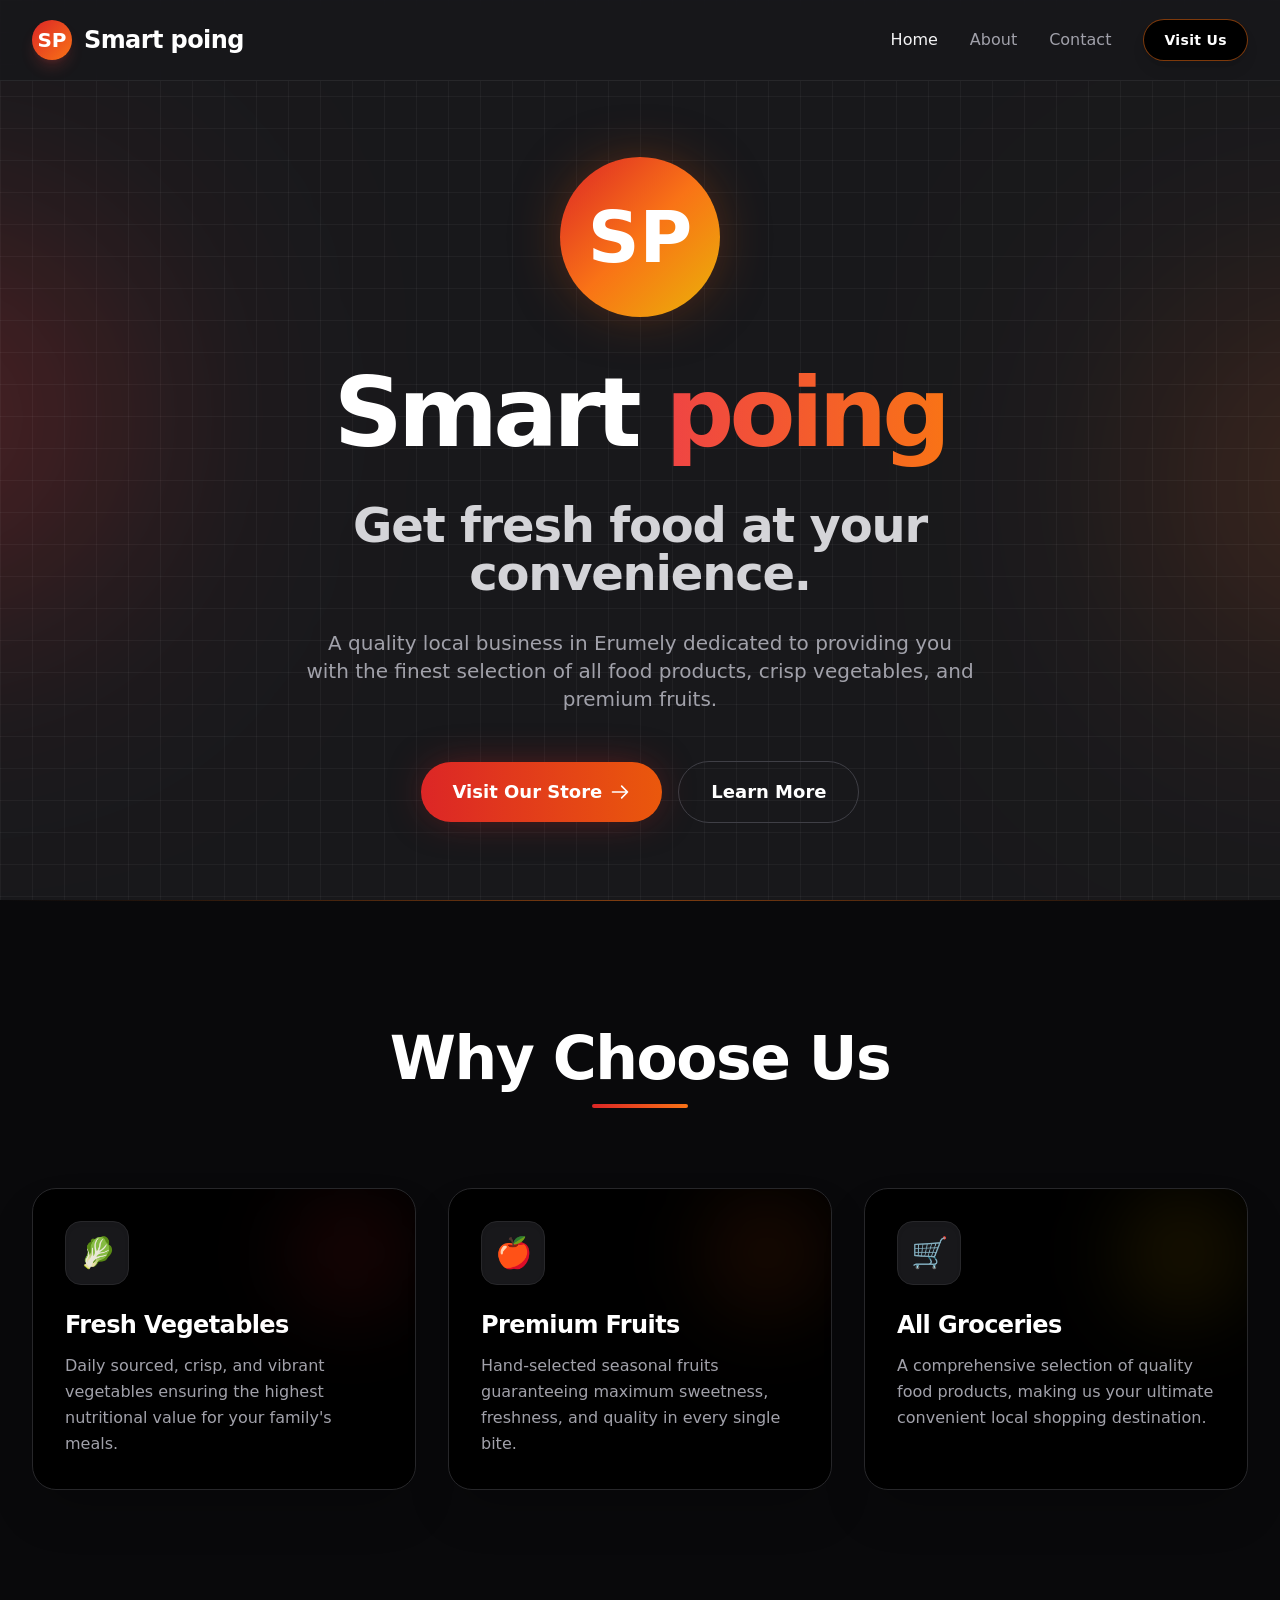
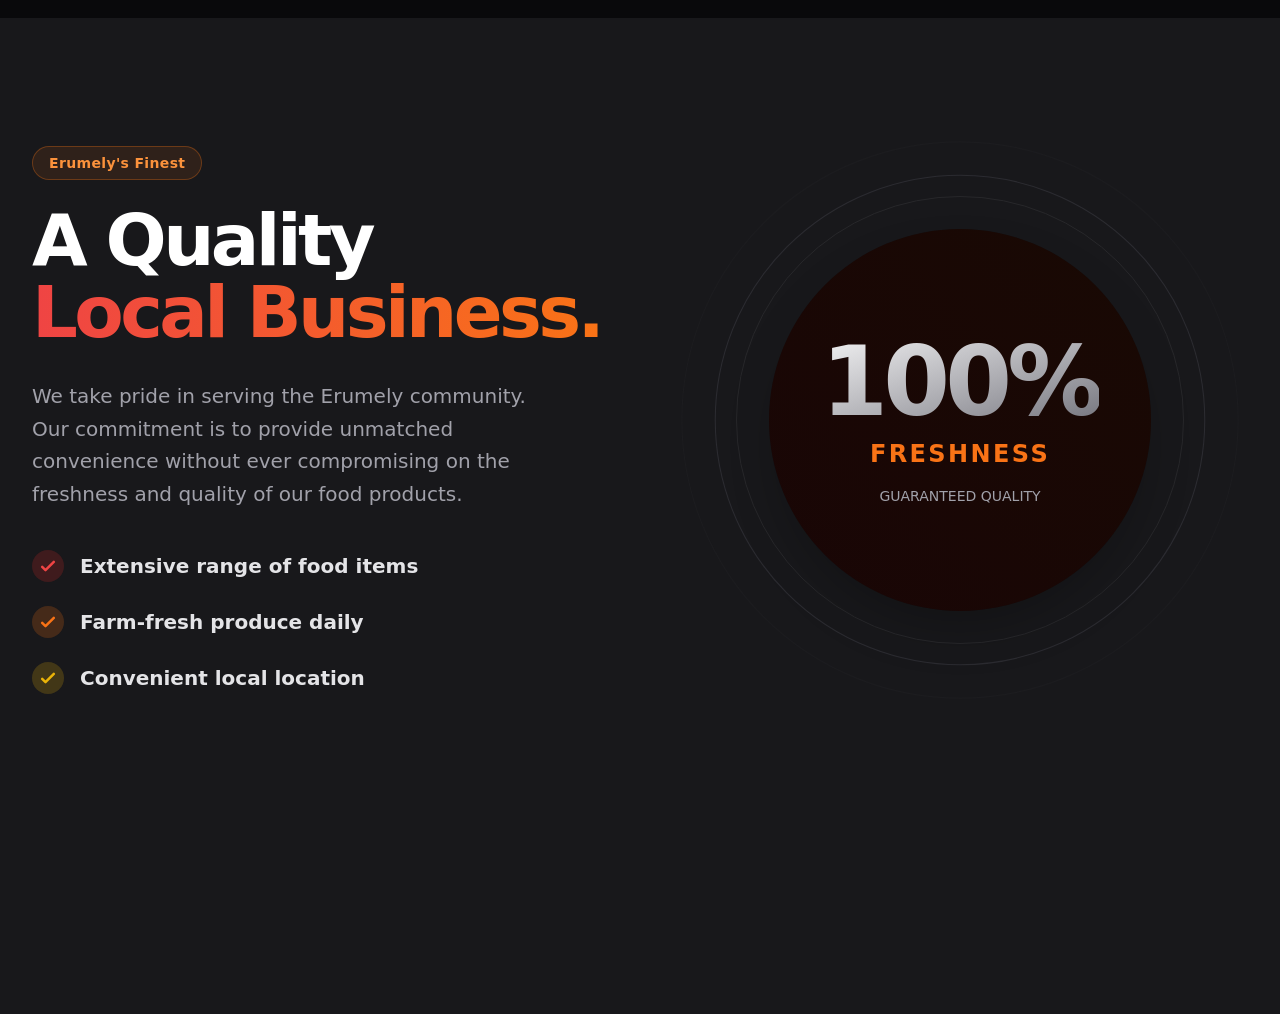
<file: index.html>
<!DOCTYPE html>
<html lang="en">
<head>
  <meta charset="UTF-8">
  <meta name="viewport" content="width=device-width, initial-scale=1.0">
  <title>Home | Smart poing</title>
  
  <!-- SEO Meta Tags -->
  <meta name="description" content="Smart poing - Get fresh food at your convenience. Erumely">
  <meta name="keywords" content="Smart poing, retail, All food products, vegitables and fruits">
  <meta name="author" content="Smart poing">
  <meta name="robots" content="index, follow">
  

  <!-- Open Graph / Facebook -->
  <meta property="og:type" content="website">
  <meta property="og:title" content="Home | Smart poing">
  <meta property="og:description" content="Smart poing - Get fresh food at your convenience. Erumely">
  <meta property="og:site_name" content="Smart poing">
  
  

  <!-- Twitter -->
  <meta name="twitter:card" content="summary_large_image">
  <meta name="twitter:title" content="Home | Smart poing">
  <meta name="twitter:description" content="Smart poing - Get fresh food at your convenience. Erumely">
  
  
  <!-- Favicon -->
  <link rel="icon" type="image/svg+xml" href="favicon.svg">
  
  <!-- JSON-LD Structured Data -->
  <script type="application/ld+json">
{
  "@context": "https://schema.org",
  "@type": "LocalBusiness",
  "name": "Smart poing",
  "description": "Get fresh food at your convenience",
  "telephone": "9633067710",
  "email": "",
  "address": {
    "@type": "PostalAddress",
    "streetAddress": "Erumely"
  }
}
  </script>
  
  
  <link rel="preconnect" href="https://fonts.googleapis.com">
  <link rel="preconnect" href="https://fonts.gstatic.com" crossorigin>
  <link href="https://fonts.googleapis.com/css2?family=Inter:wght@300;400;500;600;700;800&family=Playfair+Display:wght@400;500;600;700&display=swap" rel="stylesheet">
  <script>
    tailwind.config = {
      theme: {
        extend: {
          fontFamily: {
            sans: ['Inter', 'system-ui', 'sans-serif'],
            serif: ['Playfair Display', 'Georgia', 'serif'],
          },
        }
      }
    }
  </script>
  <style>
    html { scroll-behavior: smooth; }
    .animate-fade-in { animation: fadeIn 0.6s ease-out; }
    .animate-slide-up { animation: slideUp 0.6s ease-out; }
    .animate-scale-in { animation: scaleIn 0.5s ease-out; }
    @keyframes fadeIn { from { opacity: 0; } to { opacity: 1; } }
    @keyframes slideUp { from { opacity: 0; transform: translateY(30px); } to { opacity: 1; transform: translateY(0); } }
    @keyframes scaleIn { from { opacity: 0; transform: scale(0.95); } to { opacity: 1; transform: scale(1); } }
    .hover-lift { transition: transform 0.3s ease, box-shadow 0.3s ease; }
    .hover-lift:hover { transform: translateY(-8px); box-shadow: 0 20px 40px rgba(0,0,0,0.15); }
    /* Skip link for accessibility */
    .skip-link { position: absolute; left: -9999px; top: 0; z-index: 100000; padding: 8px 16px; background: #111; color: #fff; border-radius: 0 0 8px 0; }
    .skip-link:focus { left: 0; }
    /* Mobile menu helper: [data-mobile-menu] is hidden by default, shown when [data-mobile-menu-open] */
    [data-mobile-menu] { display: none; }
    [data-mobile-menu-open] [data-mobile-menu] { display: block; }
  </style>
<link rel="preload" as="style" href="styles.css"><link rel="stylesheet" href="styles.css"></head>
<body class="bg-zinc-900 text-white">
<a href="#main-content" class="skip-link">Skip to main content</a>
<nav class="fixed w-full z-50 bg-zinc-900/90 backdrop-blur-md border-b border-zinc-800 transition-all duration-300">
  <div class="max-w-7xl mx-auto px-4 sm:px-6 lg:px-8">
    <div class="flex justify-between items-center h-20">
      <!-- Logo -->
      <div class="flex-shrink-0 flex items-center gap-3">
        <div class="w-10 h-10 rounded-full bg-gradient-to-br from-red-600 to-orange-500 flex items-center justify-center text-white font-black text-xl shadow-lg shadow-red-500/20">
          SP
        </div>
        <a href="index.html" class="font-black text-2xl tracking-tight text-white hover:opacity-80 transition-opacity">
          Smart poing
        </a>
      </div>

      <!-- Desktop Menu -->
      <div class="hidden md:flex items-center space-x-8">
        <a href="index.html" class="text-zinc-100 font-medium hover:text-orange-500 transition-colors">Home</a>
        <a href="about.html" class="text-zinc-400 font-medium hover:text-orange-500 transition-colors">About</a>
        <a href="contact.html" class="text-zinc-400 font-medium hover:text-orange-500 transition-colors">Contact</a>
        <a href="contact.html" class="px-5 py-2.5 rounded-full text-white font-bold text-sm tracking-wide shadow-lg hover:scale-105 transition-transform" style="background-color: #000000; border: 1px solid rgba(249, 115, 22, 0.5);">
          Visit Us
        </a>
      </div>

      <!-- Mobile Menu Button -->
      <div class="md:hidden flex items-center">
        <button type="button" data-menu-toggle aria-label="Toggle menu" aria-expanded="false" class="text-zinc-300 hover:text-white focus:outline-none">
          <svg class="h-6 w-6" fill="none" viewBox="0 0 24 24" stroke="currentColor">
            <path stroke-linecap="round" stroke-linejoin="round" stroke-width="2" d="M4 6h16M4 12h16M4 18h16"/>
          </svg>
        </button>
      </div>
    </div>
  </div>

  <!-- Mobile Menu -->
  <div data-mobile-menu class="md:hidden absolute w-full bg-zinc-900 border-b border-zinc-800 shadow-2xl origin-top transform transition-all duration-300" style="display: none;">
    <div class="px-4 pt-2 pb-6 space-y-2 shadow-xl">
      <a href="index.html" class="block px-3 py-3 rounded-lg text-base font-medium text-white bg-zinc-800/50">Home</a>
      <a href="about.html" class="block px-3 py-3 rounded-lg text-base font-medium text-zinc-400 hover:text-white hover:bg-zinc-800 transition-colors">About</a>
      <a href="contact.html" class="block px-3 py-3 rounded-lg text-base font-medium text-zinc-400 hover:text-white hover:bg-zinc-800 transition-colors">Contact</a>
    </div>
  </div>
</nav>

<main id="main-content" tabindex="-1" class="bg-zinc-900">
  
  <!-- HERO SECTION -->
  <section class="relative min-h-screen flex items-center justify-center pt-20 overflow-hidden bg-zinc-900">
    <!-- Grid Pattern Background -->
    <div class="absolute inset-0 bg-[linear-gradient(to_right,#ffffff0a_1px,transparent_1px),linear-gradient(to_bottom,#ffffff0a_1px,transparent_1px)] bg-[size:32px_32px]"></div>
    
    <!-- Decorative Blurred Blobs -->
    <div class="absolute top-1/4 -left-64 w-96 h-96 bg-red-600 rounded-full mix-blend-screen filter blur-[128px] opacity-30 animate-pulse"></div>
    <div class="absolute bottom-1/4 -right-64 w-96 h-96 bg-orange-600 rounded-full mix-blend-screen filter blur-[128px] opacity-20"></div>

    <div class="relative z-10 max-w-7xl mx-auto px-4 sm:px-6 lg:px-8 text-center flex flex-col items-center">
      <!-- Monogram Badge -->
      <div class="w-32 h-32 md:w-40 md:h-40 rounded-full bg-gradient-to-br from-red-600 via-orange-500 to-yellow-500 flex items-center justify-center text-5xl md:text-7xl font-black text-white shadow-[0_0_60px_-15px_rgba(234,88,12,0.5)] mb-12 transform hover:rotate-12 transition-transform duration-500">
        SP
      </div>

      <h1 class="text-6xl sm:text-7xl md:text-8xl font-black text-white tracking-tighter mb-6 leading-none">
        Smart <span class="bg-clip-text text-transparent bg-gradient-to-r from-red-500 to-orange-500">poing</span>
      </h1>
      
      <p class="mt-4 text-3xl sm:text-4xl md:text-5xl font-extrabold text-zinc-300 tracking-tight max-w-4xl mx-auto mb-8">
        Get fresh food at your convenience.
      </p>
      
      <p class="text-lg md:text-xl text-zinc-400 max-w-2xl mx-auto mb-12 leading-relaxed">
        A quality local business in Erumely dedicated to providing you with the finest selection of all food products, crisp vegetables, and premium fruits.
      </p>
      
      <div class="flex flex-col sm:flex-row gap-4 justify-center items-center">
        <a href="contact.html" class="group relative px-8 py-4 bg-gradient-to-r from-red-600 to-orange-600 rounded-full font-bold text-white text-lg overflow-hidden shadow-[0_0_40px_-10px_rgba(220,38,38,0.5)] hover:scale-105 transition-all duration-300">
          <span class="relative z-10 flex items-center gap-2">
            Visit Our Store
            <svg class="w-5 h-5 group-hover:translate-x-1 transition-transform" fill="none" stroke="currentColor" viewBox="0 0 24 24"><path stroke-linecap="round" stroke-linejoin="round" stroke-width="2" d="M14 5l7 7m0 0l-7 7m7-7H3"></path></svg>
          </span>
        </a>
        <a href="about.html" class="px-8 py-4 rounded-full font-bold text-white text-lg border border-zinc-700 hover:bg-zinc-800 hover:text-orange-400 transition-colors duration-300">
          Learn More
        </a>
      </div>
    </div>
  </section>

  <!-- FEATURES SECTION -->
  <section class="relative py-32 bg-zinc-950 overflow-hidden" id="features">
    <!-- Top accent line -->
    <div class="absolute top-0 w-full h-px bg-gradient-to-r from-transparent via-orange-500/50 to-transparent"></div>
    
    <div class="max-w-7xl mx-auto px-4 sm:px-6 lg:px-8 relative z-10">
      <div class="text-center mb-20">
        <h2 class="text-4xl md:text-6xl font-black text-white tracking-tight mb-4">Why Choose Us</h2>
        <div class="w-24 h-1 bg-gradient-to-r from-red-600 to-orange-500 mx-auto rounded-full"></div>
      </div>

      <div class="grid grid-cols-1 md:grid-cols-3 gap-8">
        <!-- Feature 1 -->
        <div class="group p-8 rounded-3xl border border-zinc-800 hover:-translate-y-3 transition-all duration-300 relative overflow-hidden shadow-2xl" style="background-color: #000000;">
          <div class="absolute top-0 right-0 w-32 h-32 bg-red-600/10 rounded-full blur-2xl group-hover:bg-red-600/20 transition-colors"></div>
          <div class="w-16 h-16 rounded-2xl bg-zinc-900 border border-zinc-800 flex items-center justify-center text-3xl mb-6 shadow-inner group-hover:border-red-500/50 transition-colors">
            🥬
          </div>
          <h3 class="text-2xl font-bold text-white mb-3 tracking-tight">Fresh Vegetables</h3>
          <p class="text-zinc-400 leading-relaxed">
            Daily sourced, crisp, and vibrant vegetables ensuring the highest nutritional value for your family's meals.
          </p>
        </div>

        <!-- Feature 2 -->
        <div class="group p-8 rounded-3xl border border-zinc-800 hover:-translate-y-3 transition-all duration-300 relative overflow-hidden shadow-2xl" style="background-color: #000000;">
          <div class="absolute top-0 right-0 w-32 h-32 bg-orange-600/10 rounded-full blur-2xl group-hover:bg-orange-600/20 transition-colors"></div>
          <div class="w-16 h-16 rounded-2xl bg-zinc-900 border border-zinc-800 flex items-center justify-center text-3xl mb-6 shadow-inner group-hover:border-orange-500/50 transition-colors">
            🍎
          </div>
          <h3 class="text-2xl font-bold text-white mb-3 tracking-tight">Premium Fruits</h3>
          <p class="text-zinc-400 leading-relaxed">
            Hand-selected seasonal fruits guaranteeing maximum sweetness, freshness, and quality in every single bite.
          </p>
        </div>

        <!-- Feature 3 -->
        <div class="group p-8 rounded-3xl border border-zinc-800 hover:-translate-y-3 transition-all duration-300 relative overflow-hidden shadow-2xl" style="background-color: #000000;">
          <div class="absolute top-0 right-0 w-32 h-32 bg-yellow-500/10 rounded-full blur-2xl group-hover:bg-yellow-500/20 transition-colors"></div>
          <div class="w-16 h-16 rounded-2xl bg-zinc-900 border border-zinc-800 flex items-center justify-center text-3xl mb-6 shadow-inner group-hover:border-yellow-500/50 transition-colors">
            🛒
          </div>
          <h3 class="text-2xl font-bold text-white mb-3 tracking-tight">All Groceries</h3>
          <p class="text-zinc-400 leading-relaxed">
            A comprehensive selection of quality food products, making us your ultimate convenient local shopping destination.
          </p>
        </div>
      </div>
    </div>
  </section>

  <!-- HIGHLIGHTS SECTION -->
  <section class="py-32 relative bg-zinc-900">
    <div class="absolute right-0 top-1/2 -translate-y-1/2 w-[800px] h-[800px] bg-gradient-to-bl from-zinc-800/50 to-transparent rounded-full blur-3xl -z-10 pointer-events-none"></div>
    
    <div class="max-w-7xl mx-auto px-4 sm:px-6 lg:px-8">
      <div class="flex flex-col lg:flex-row items-center gap-16">
        
        <div class="w-full lg:w-1/2">
          <div class="inline-block px-4 py-1.5 rounded-full border border-orange-500/30 bg-orange-500/10 text-orange-400 font-semibold text-sm tracking-wide mb-6">
            Erumely's Finest
          </div>
          <h2 class="text-5xl md:text-7xl font-black text-white tracking-tighter mb-8 leading-[1.1]">
            A Quality <br/>
            <span class="bg-clip-text text-transparent bg-gradient-to-r from-red-500 to-orange-500">Local Business.</span>
          </h2>
          <p class="text-xl text-zinc-400 mb-10 max-w-lg leading-relaxed">
            We take pride in serving the Erumely community. Our commitment is to provide unmatched convenience without ever compromising on the freshness and quality of our food products.
          </p>
          
          <ul class="space-y-6">
            <li class="flex items-center gap-4 text-zinc-200 font-bold text-xl">
              <span class="flex-shrink-0 w-8 h-8 rounded-full bg-red-600/20 flex items-center justify-center text-red-500">
                <svg class="w-5 h-5" fill="none" stroke="currentColor" viewBox="0 0 24 24"><path stroke-linecap="round" stroke-linejoin="round" stroke-width="3" d="M5 13l4 4L19 7"></path></svg>
              </span>
              Extensive range of food items
            </li>
            <li class="flex items-center gap-4 text-zinc-200 font-bold text-xl">
              <span class="flex-shrink-0 w-8 h-8 rounded-full bg-orange-500/20 flex items-center justify-center text-orange-500">
                <svg class="w-5 h-5" fill="none" stroke="currentColor" viewBox="0 0 24 24"><path stroke-linecap="round" stroke-linejoin="round" stroke-width="3" d="M5 13l4 4L19 7"></path></svg>
              </span>
              Farm-fresh produce daily
            </li>
            <li class="flex items-center gap-4 text-zinc-200 font-bold text-xl">
              <span class="flex-shrink-0 w-8 h-8 rounded-full bg-yellow-500/20 flex items-center justify-center text-yellow-500">
                <svg class="w-5 h-5" fill="none" stroke="currentColor" viewBox="0 0 24 24"><path stroke-linecap="round" stroke-linejoin="round" stroke-width="3" d="M5 13l4 4L19 7"></path></svg>
              </span>
              Convenient local location
            </li>
          </ul>
        </div>

        <!-- Typographic Visual Anchor (Instead of Image) -->
        <div class="w-full lg:w-1/2 relative flex justify-center items-center">
          <div class="relative w-full max-w-md aspect-square rounded-full border border-zinc-800 flex items-center justify-center p-8">
            <div class="absolute inset-0 border border-zinc-700/50 rounded-full scale-110"></div>
            <div class="absolute inset-0 border border-zinc-800/30 rounded-full scale-125"></div>
            
            <div class="w-full h-full rounded-full bg-zinc-950 flex flex-col items-center justify-center text-center p-10 shadow-2xl relative overflow-hidden" style="background-color: #000000;">
              <!-- Inner gradient glow -->
              <div class="absolute inset-0 bg-gradient-to-tr from-red-900/20 to-orange-900/20"></div>
              
              <div class="relative z-10">
                <span class="block text-8xl font-black bg-clip-text text-transparent bg-gradient-to-br from-zinc-100 to-zinc-500 tracking-tighter mb-2">100%</span>
                <span class="block text-2xl font-bold text-orange-500 tracking-widest uppercase">Freshness</span>
                <span class="block mt-4 text-zinc-400 text-sm font-medium">GUARANTEED QUALITY</span>
              </div>
            </div>
          </div>
        </div>

      </div>
    </div>
  </section>

  <!-- CTA SECTION -->
  <section class="py-12 sm:py-24 px-4 sm:px-6 lg:px-8">
    <div class="max-w-6xl mx-auto rounded-[3rem] overflow-hidden relative shadow-2xl">
      <!-- Deep gradient background -->
      <div class="absolute inset-0 bg-gradient-to-r from-red-600 via-orange-600 to-yellow-600"></div>
      <div class="absolute inset-0 bg-[url('[data-uri]
<script>
  // Mobile menu toggle — works with any nav that uses [data-menu-toggle] and [data-mobile-menu]
  (function() {
    document.addEventListener('click', function(e) {
      var toggle = e.target.closest('[data-menu-toggle]');
      if (toggle) {
        e.preventDefault();
        var root = toggle.closest('nav') || document.body;
        var isOpen = root.hasAttribute('data-mobile-menu-open');
        if (isOpen) {
          root.removeAttribute('data-mobile-menu-open');
          toggle.setAttribute('aria-expanded', 'false');
        } else {
          root.setAttribute('data-mobile-menu-open', '');
          toggle.setAttribute('aria-expanded', 'true');
        }
        return;
      }
      // Close menu when clicking a link inside it
      var link = e.target.closest('[data-mobile-menu] a');
      if (link) {
        var menu = link.closest('nav') || document.body;
        menu.removeAttribute('data-mobile-menu-open');
        var t = menu.querySelector('[data-menu-toggle]');
        if (t) t.setAttribute('aria-expanded', 'false');
      }
    });
  })();
</script>
</body>
</html>
</file>
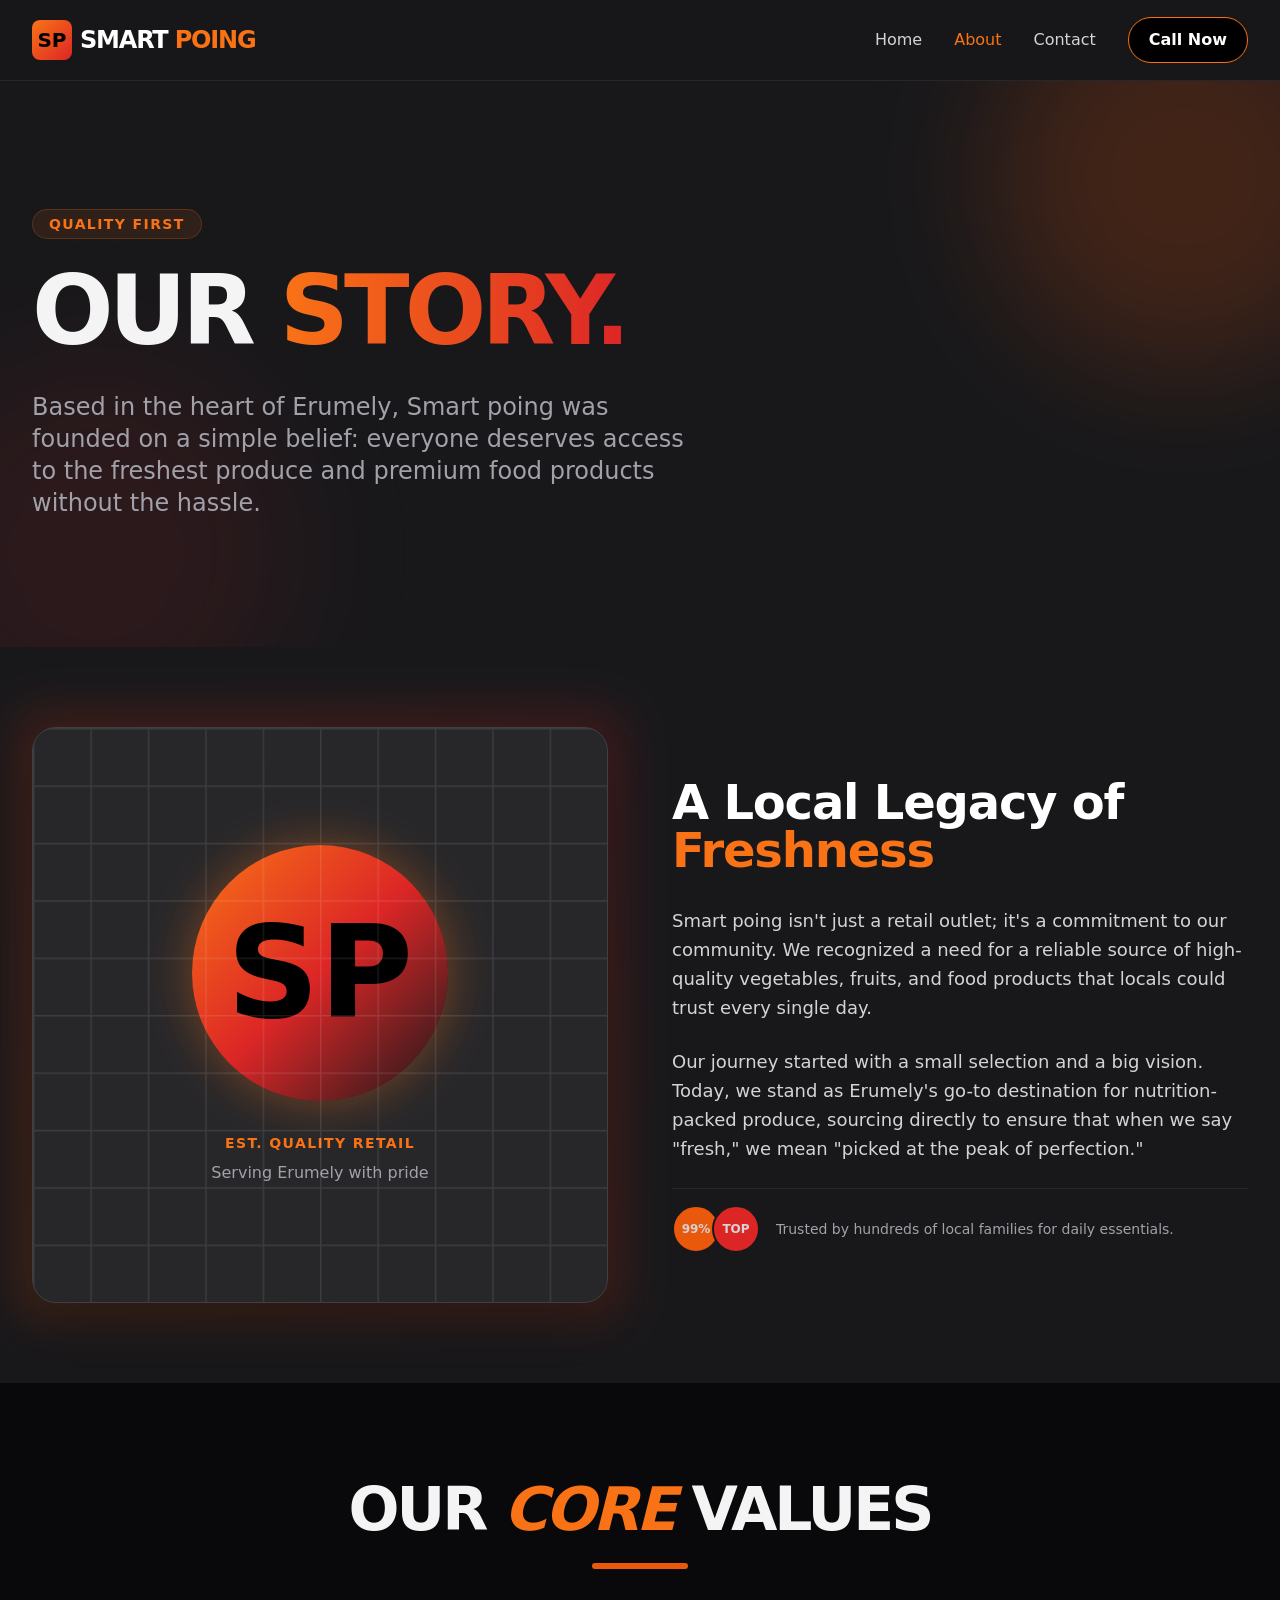
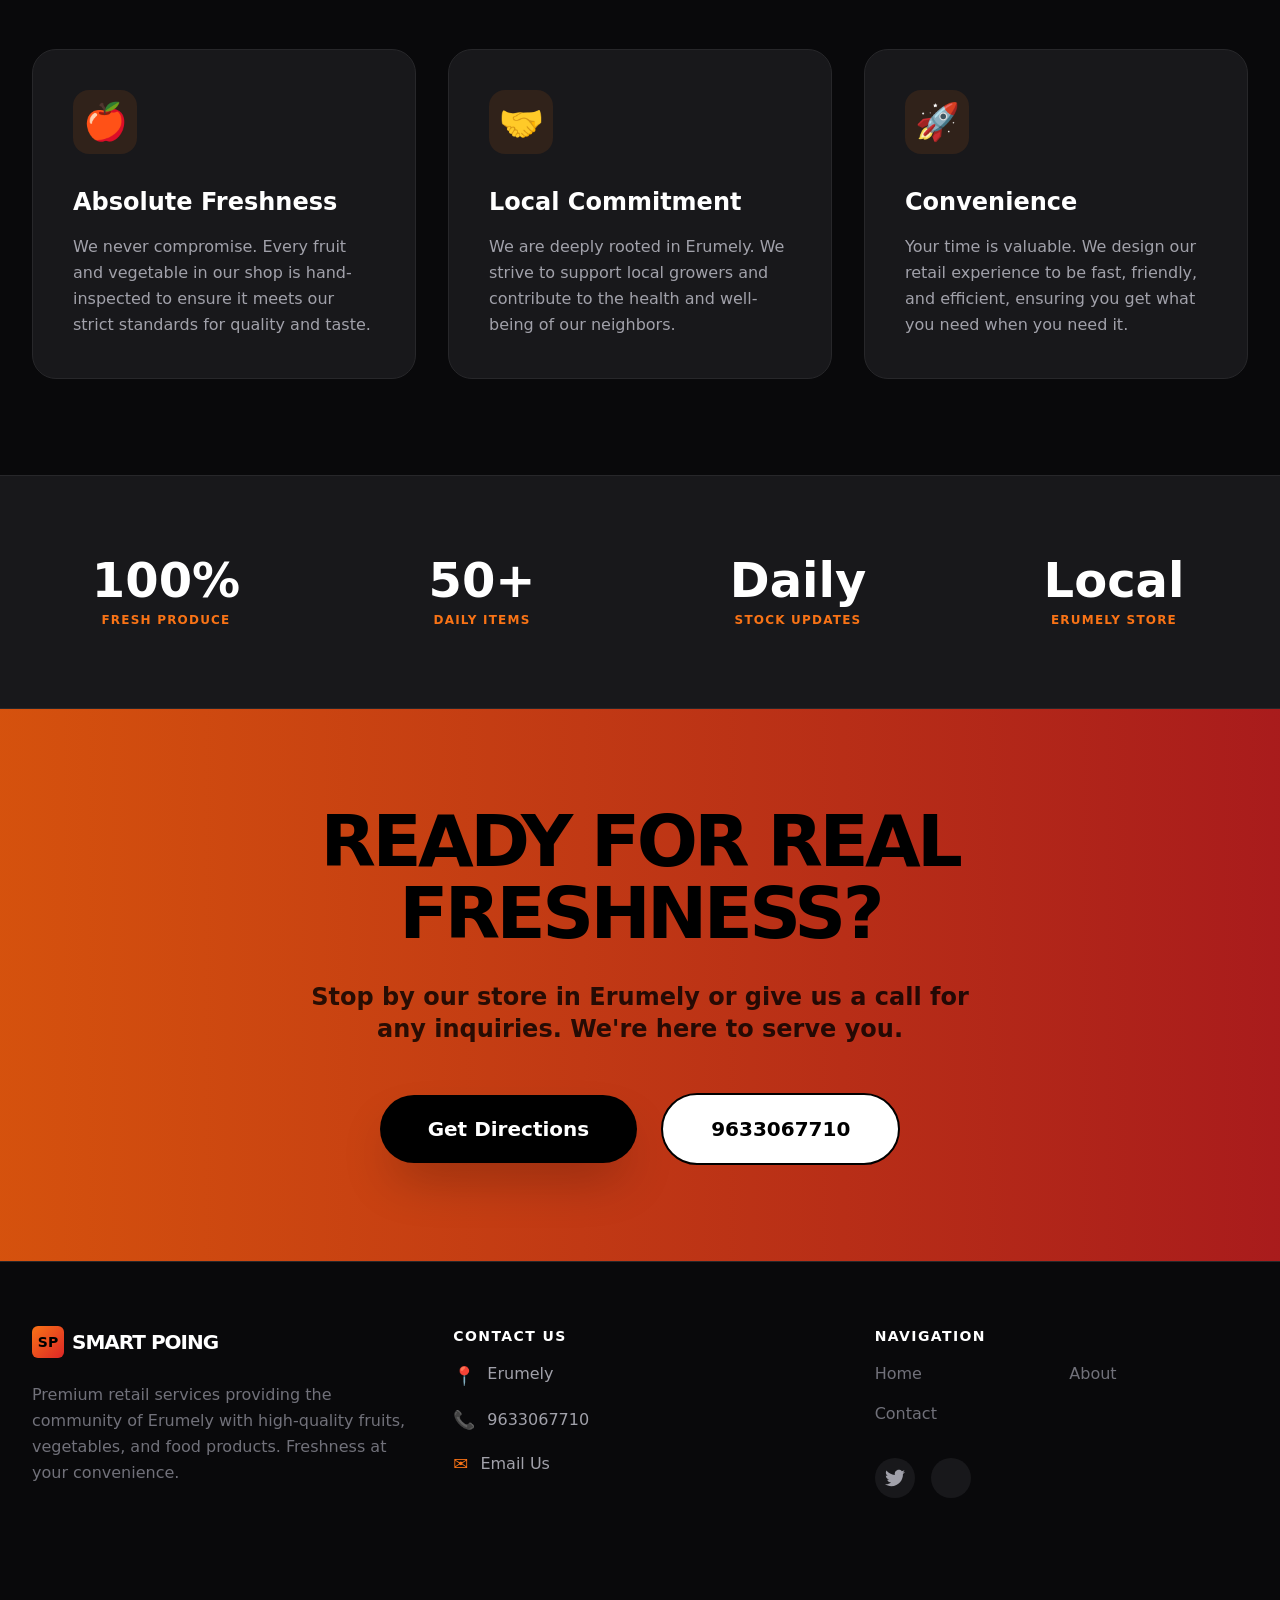
<file: about.html>
<!DOCTYPE html>
<html lang="en">
<head>
  <meta charset="UTF-8">
  <meta name="viewport" content="width=device-width, initial-scale=1.0">
  <title>About | Smart poing</title>
  
  <!-- SEO Meta Tags -->
  <meta name="description" content="Learn about Smart poing. Discover our story, mission, and values.">
  <meta name="keywords" content="Smart poing, retail, All food products, vegitables and fruits">
  <meta name="author" content="Smart poing">
  <meta name="robots" content="index, follow">
  

  <!-- Open Graph / Facebook -->
  <meta property="og:type" content="website">
  <meta property="og:title" content="About | Smart poing">
  <meta property="og:description" content="Learn about Smart poing. Discover our story, mission, and values.">
  <meta property="og:site_name" content="Smart poing">
  
  

  <!-- Twitter -->
  <meta name="twitter:card" content="summary_large_image">
  <meta name="twitter:title" content="About | Smart poing">
  <meta name="twitter:description" content="Learn about Smart poing. Discover our story, mission, and values.">
  
  
  <!-- Favicon -->
  <link rel="icon" type="image/svg+xml" href="favicon.svg">
  
  <!-- JSON-LD Structured Data -->
  <script type="application/ld+json">
{
  "@context": "https://schema.org",
  "@type": "LocalBusiness",
  "name": "Smart poing",
  "description": "Get fresh food at your convenience",
  "telephone": "9633067710",
  "email": "",
  "address": {
    "@type": "PostalAddress",
    "streetAddress": "Erumely"
  }
}
  </script>
  
  
  <link rel="preconnect" href="https://fonts.googleapis.com">
  <link rel="preconnect" href="https://fonts.gstatic.com" crossorigin>
  <link href="https://fonts.googleapis.com/css2?family=Inter:wght@300;400;500;600;700;800&family=Playfair+Display:wght@400;500;600;700&display=swap" rel="stylesheet">
  <script>
    tailwind.config = {
      theme: {
        extend: {
          fontFamily: {
            sans: ['Inter', 'system-ui', 'sans-serif'],
            serif: ['Playfair Display', 'Georgia', 'serif'],
          },
        }
      }
    }
  </script>
  <style>
    html { scroll-behavior: smooth; }
    .animate-fade-in { animation: fadeIn 0.6s ease-out; }
    .animate-slide-up { animation: slideUp 0.6s ease-out; }
    .animate-scale-in { animation: scaleIn 0.5s ease-out; }
    @keyframes fadeIn { from { opacity: 0; } to { opacity: 1; } }
    @keyframes slideUp { from { opacity: 0; transform: translateY(30px); } to { opacity: 1; transform: translateY(0); } }
    @keyframes scaleIn { from { opacity: 0; transform: scale(0.95); } to { opacity: 1; transform: scale(1); } }
    .hover-lift { transition: transform 0.3s ease, box-shadow 0.3s ease; }
    .hover-lift:hover { transform: translateY(-8px); box-shadow: 0 20px 40px rgba(0,0,0,0.15); }
    /* Skip link for accessibility */
    .skip-link { position: absolute; left: -9999px; top: 0; z-index: 100000; padding: 8px 16px; background: #111; color: #fff; border-radius: 0 0 8px 0; }
    .skip-link:focus { left: 0; }
    /* Mobile menu helper: [data-mobile-menu] is hidden by default, shown when [data-mobile-menu-open] */
    [data-mobile-menu] { display: none; }
    [data-mobile-menu-open] [data-mobile-menu] { display: block; }
  </style>
<link rel="preload" as="style" href="styles.css"><link rel="stylesheet" href="styles.css"></head>
<body class="bg-zinc-900 text-white">
<a href="#main-content" class="skip-link">Skip to main content</a>
<!-- Sticky Navigation -->
<nav class="sticky top-0 z-50 bg-zinc-900/90 backdrop-blur-md border-b border-zinc-800">
  <div class="max-w-7xl mx-auto px-4 sm:px-6 lg:px-8">
    <div class="flex justify-between h-20">
      <div class="flex items-center">
        <a href="index.html" class="flex items-center space-x-2 group">
          <div class="w-10 h-10 rounded-lg bg-gradient-to-br from-orange-500 to-red-600 flex items-center justify-center text-black font-black text-xl group-hover:scale-110 transition-transform">SP</div>
          <span class="text-2xl font-black tracking-tighter text-white">SMART <span class="text-orange-500">POING</span></span>
        </a>
      </div>
      
      <!-- Desktop Menu -->
      <div class="hidden md:flex items-center space-x-8">
        <a href="index.html" class="text-zinc-300 hover:text-orange-500 font-medium transition-colors">Home</a>
        <a href="about.html" class="text-orange-500 font-medium transition-colors">About</a>
        <a href="contact.html" class="text-zinc-300 hover:text-orange-500 font-medium transition-colors">Contact</a>
        <a href="tel:9633067710" class="px-5 py-2.5 rounded-full font-bold text-white transition-all hover:scale-105 active:scale-95" style="background-color: #000000; border: 1px solid #f97316;">
          Call Now
        </a>
      </div>

      <!-- Mobile Button -->
      <div class="md:hidden flex items-center">
        <button type="button" data-menu-toggle aria-label="Toggle menu" aria-expanded="false" class="text-zinc-400 hover:text-white">
          <svg class="h-8 w-8" fill="none" viewBox="0 0 24 24" stroke="currentColor">
            <path stroke-linecap="round" stroke-linejoin="round" stroke-width="2" d="M4 6h16M4 12h16m-7 6h7" />
          </svg>
        </button>
      </div>
    </div>
  </div>

  <!-- Mobile Menu -->
  <div data-mobile-menu class="md:hidden bg-zinc-900 border-b border-zinc-800 px-4 py-6 space-y-4">
    <a href="index.html" class="block text-xl font-bold text-zinc-300 hover:text-orange-500">Home</a>
    <a href="about.html" class="block text-xl font-bold text-orange-500">About</a>
    <a href="contact.html" class="block text-xl font-bold text-zinc-300 hover:text-orange-500">Contact</a>
    <a href="tel:9633067710" class="block text-center py-4 rounded-xl font-black text-white" style="background-color: #f97316;">9633067710</a>
  </div>
</nav>

<main id="main-content" tabindex="-1" class="bg-zinc-900 text-zinc-100 overflow-x-hidden">
  
  <!-- Page Header / Hero -->
  <section class="relative py-24 lg:py-32 overflow-hidden">
    <!-- Background Accents -->
    <div class="absolute top-0 right-0 -mr-24 -mt-24 w-96 h-96 bg-orange-600/20 rounded-full blur-3xl animate-pulse"></div>
    <div class="absolute bottom-0 left-0 -ml-24 -mb-24 w-96 h-96 bg-red-600/10 rounded-full blur-3xl"></div>
    
    <div class="max-w-7xl mx-auto px-4 sm:px-6 lg:px-8 relative z-10">
      <div class="max-w-3xl">
        <span class="inline-block py-1 px-4 rounded-full bg-orange-500/10 border border-orange-500/20 text-orange-500 font-bold text-sm tracking-widest uppercase mb-6">Quality First</span>
        <h1 class="text-6xl md:text-8xl font-black tracking-tighter leading-none mb-8">
          OUR <span class="bg-clip-text text-transparent bg-gradient-to-r from-orange-500 to-red-600">STORY.</span>
        </h1>
        <p class="text-xl md:text-2xl text-zinc-400 leading-relaxed max-w-2xl">
          Based in the heart of Erumely, Smart poing was founded on a simple belief: everyone deserves access to the freshest produce and premium food products without the hassle.
        </p>
      </div>
    </div>
  </section>

  <!-- Story Section -->
  <section class="py-20 bg-zinc-900">
    <div class="max-w-7xl mx-auto px-4 sm:px-6 lg:px-8">
      <div class="grid lg:grid-cols-2 gap-16 items-center">
        <!-- Visual Column -->
        <div class="relative group">
          <div class="absolute -inset-4 bg-gradient-to-tr from-orange-600 to-red-600 rounded-3xl opacity-20 blur-xl group-hover:opacity-40 transition-opacity"></div>
          <div class="relative bg-zinc-800 rounded-3xl aspect-square flex flex-col items-center justify-center border border-zinc-700 overflow-hidden shadow-2xl">
            <!-- Geometric SVG Pattern -->
            <svg class="absolute inset-0 w-full h-full opacity-10" width="100" height="100" viewBox="0 0 100 100">
              <pattern id="grid" width="10" height="10" patternUnits="userSpaceOnUse">
                <path d="M 10 0 L 0 0 0 10" fill="none" stroke="white" stroke-width="0.5"/>
              </pattern>
              <rect width="100" height="100" fill="url(#grid)" />
            </svg>
            <div class="w-64 h-64 rounded-full bg-gradient-to-br from-orange-500 via-red-600 to-zinc-900 flex items-center justify-center shadow-[0_0_50px_rgba(249,115,22,0.4)]">
              <span class="text-9xl font-black text-black">SP</span>
            </div>
            <div class="mt-8 text-center px-6">
              <p class="text-orange-500 font-bold uppercase tracking-widest text-sm">Est. Quality Retail</p>
              <p class="text-zinc-400 mt-2">Serving Erumely with pride</p>
            </div>
          </div>
        </div>

        <!-- Text Column -->
        <div class="space-y-8">
          <h2 class="text-4xl md:text-5xl font-bold tracking-tight text-white">A Local Legacy of <span class="text-orange-500">Freshness</span></h2>
          <div class="space-y-6 text-lg text-zinc-300 leading-relaxed">
            <p>
              Smart poing isn't just a retail outlet; it's a commitment to our community. We recognized a need for a reliable source of high-quality vegetables, fruits, and food products that locals could trust every single day.
            </p>
            <p>
              Our journey started with a small selection and a big vision. Today, we stand as Erumely's go-to destination for nutrition-packed produce, sourcing directly to ensure that when we say "fresh," we mean "picked at the peak of perfection."
            </p>
            <div class="flex items-center space-x-4 pt-4 border-t border-zinc-800">
              <div class="flex -space-x-2">
                <div class="w-12 h-12 rounded-full border-2 border-zinc-900 bg-orange-600 flex items-center justify-center font-bold text-xs">99%</div>
                <div class="w-12 h-12 rounded-full border-2 border-zinc-900 bg-red-600 flex items-center justify-center font-bold text-xs">TOP</div>
              </div>
              <p class="text-sm font-medium text-zinc-400">Trusted by hundreds of local families for daily essentials.</p>
            </div>
          </div>
        </div>
      </div>
    </div>
  </section>

  <!-- Mission & Values -->
  <section class="py-24 bg-zinc-950 relative">
    <div class="max-w-7xl mx-auto px-4 sm:px-6 lg:px-8 relative z-10">
      <div class="text-center mb-20">
        <h2 class="text-4xl md:text-6xl font-black mb-6 tracking-tighter">OUR <span class="text-orange-500 italic">CORE</span> VALUES</h2>
        <div class="h-1.5 w-24 bg-orange-600 mx-auto rounded-full"></div>
      </div>

      <div class="grid md:grid-cols-3 gap-8">
        <!-- Value 1 -->
        <div class="group p-10 rounded-3xl bg-zinc-900 border border-zinc-800 hover:border-orange-500/50 transition-all duration-500">
          <div class="w-16 h-16 rounded-2xl bg-orange-500/10 flex items-center justify-center mb-8 group-hover:scale-110 transition-transform">
            <span class="text-4xl">🍎</span>
          </div>
          <h3 class="text-2xl font-bold mb-4 text-white">Absolute Freshness</h3>
          <p class="text-zinc-400 leading-relaxed">
            We never compromise. Every fruit and vegetable in our shop is hand-inspected to ensure it meets our strict standards for quality and taste.
          </p>
        </div>

        <!-- Value 2 -->
        <div class="group p-10 rounded-3xl bg-zinc-900 border border-zinc-800 hover:border-orange-500/50 transition-all duration-500">
          <div class="w-16 h-16 rounded-2xl bg-orange-500/10 flex items-center justify-center mb-8 group-hover:scale-110 transition-transform">
            <span class="text-4xl">🤝</span>
          </div>
          <h3 class="text-2xl font-bold mb-4 text-white">Local Commitment</h3>
          <p class="text-zinc-400 leading-relaxed">
            We are deeply rooted in Erumely. We strive to support local growers and contribute to the health and well-being of our neighbors.
          </p>
        </div>

        <!-- Value 3 -->
        <div class="group p-10 rounded-3xl bg-zinc-900 border border-zinc-800 hover:border-orange-500/50 transition-all duration-500">
          <div class="w-16 h-16 rounded-2xl bg-orange-500/10 flex items-center justify-center mb-8 group-hover:scale-110 transition-transform">
            <span class="text-4xl">🚀</span>
          </div>
          <h3 class="text-2xl font-bold mb-4 text-white">Convenience</h3>
          <p class="text-zinc-400 leading-relaxed">
            Your time is valuable. We design our retail experience to be fast, friendly, and efficient, ensuring you get what you need when you need it.
          </p>
        </div>
      </div>
    </div>
  </section>

  <!-- Stats / Expertise Section -->
  <section class="py-20 border-y border-zinc-800">
    <div class="max-w-7xl mx-auto px-4 sm:px-6 lg:px-8">
      <div class="grid grid-cols-2 md:grid-cols-4 gap-12 text-center">
        <div>
          <p class="text-5xl font-black text-white mb-2">100%</p>
          <p class="text-orange-500 font-bold uppercase tracking-widest text-xs">Fresh Produce</p>
        </div>
        <div>
          <p class="text-5xl font-black text-white mb-2">50+</p>
          <p class="text-orange-500 font-bold uppercase tracking-widest text-xs">Daily Items</p>
        </div>
        <div>
          <p class="text-5xl font-black text-white mb-2">Daily</p>
          <p class="text-orange-500 font-bold uppercase tracking-widest text-xs">Stock Updates</p>
        </div>
        <div>
          <p class="text-5xl font-black text-white mb-2">Local</p>
          <p class="text-orange-500 font-bold uppercase tracking-widest text-xs">Erumely Store</p>
        </div>
      </div>
    </div>
  </section>

  <!-- Call To Action -->
  <section class="py-24 relative overflow-hidden">
    <div class="absolute inset-0 bg-gradient-to-r from-orange-600 to-red-700 opacity-90"></div>
    <div class="max-w-7xl mx-auto px-4 sm:px-6 lg:px-8 relative z-10 text-center">
      <h2 class="text-5xl md:text-7xl font-black text-black tracking-tighter mb-8 leading-none">
        READY FOR REAL <br>FRESHNESS?
      </h2>
      <p class="text-xl md:text-2xl text-black/80 font-bold max-w-2xl mx-auto mb-12">
        Stop by our store in Erumely or give us a call for any inquiries. We're here to serve you.
      </p>
      <div class="flex flex-col sm:flex-row justify-center items-center gap-6">
        <a href="contact.html" class="w-full sm:w-auto px-12 py-5 bg-black text-white rounded-full font-black text-xl hover:scale-105 transition-transform shadow-2xl">
          Get Directions
        </a>
        <a href="tel:9633067710" class="w-full sm:w-auto px-12 py-5 bg-white text-black border-2 border-black rounded-full font-black text-xl hover:bg-zinc-100 transition-colors">
          9633067710
        </a>
      </div>
    </div>
  </section>

</main>

<!-- Footer -->
<footer class="bg-zinc-950 border-t border-zinc-800 py-16">
  <div class="max-w-7xl mx-auto px-4 sm:px-6 lg:px-8">
    <div class="grid md:grid-cols-3 gap-12 mb-12">
      <!-- Brand -->
      <div class="space-y-6">
        <a href="index.html" class="flex items-center space-x-2">
          <div class="w-8 h-8 rounded-md bg-gradient-to-br from-orange-500 to-red-600 flex items-center justify-center text-black font-black text-sm">SP</div>
          <span class="text-xl font-black tracking-tighter text-white uppercase">Smart poing</span>
        </a>
        <p class="text-zinc-500 leading-relaxed">
          Premium retail services providing the community of Erumely with high-quality fruits, vegetables, and food products. Freshness at your convenience.
        </p>
      </div>

      <!-- Contact Info -->
      <div class="space-y-4">
        <h4 class="text-white font-bold uppercase tracking-widest text-sm">Contact Us</h4>
        <ul class="space-y-4">
          <li class="flex items-start space-x-3">
            <span class="text-orange-500 text-lg">📍</span>
            <span class="text-zinc-400">Erumely</span>
          </li>
          <li class="flex items-center space-x-3">
            <span class="text-orange-500 text-lg">📞</span>
            <a href="tel:9633067710" class="text-zinc-400 hover:text-orange-500 transition-colors">9633067710</a>
          </li>
          <li class="flex items-center space-x-3">
            <span class="text-orange-500 text-lg">✉️</span>
            <a href="mailto:" class="text-zinc-400 hover:text-orange-500 transition-colors">Email Us</a>
          </li>
        </ul>
      </div>

      <!-- Quick Links -->
      <div class="space-y-4">
        <h4 class="text-white font-bold uppercase tracking-widest text-sm">Navigation</h4>
        <div class="grid grid-cols-2 gap-4">
          <a href="index.html" class="text-zinc-500 hover:text-orange-500 transition-colors">Home</a>
          <a href="about.html" class="text-zinc-500 hover:text-orange-500 transition-colors">About</a>
          <a href="contact.html" class="text-zinc-500 hover:text-orange-500 transition-colors">Contact</a>
        </div>
        <div class="pt-4 flex space-x-4">
          <a href="#" class="w-10 h-10 rounded-full bg-zinc-900 flex items-center justify-center text-zinc-400 hover:bg-orange-500 hover:text-black transition-all">
            <svg class="w-5 h-5" fill="currentColor" viewBox="0 0 24 24"><path d="M24 4.557c-.883.392-1.832.656-2.828.775 1.017-.609 1.798-1.574 2.165-2.724-.951.564-2.005.974-3.127 1.195-.897-.957-2.178-1.555-3.594-1.555-3.179 0-5.515 2.966-4.797 6.045-4.091-.205-7.719-2.165-10.148-5.144-1.29 2.213-.669 5.108 1.523 6.574-.806-.026-1.566-.247-2.229-.616-.054 2.281 1.581 4.415 3.949 4.89-.693.188-1.452.232-2.224.084.626 1.956 2.444 3.379 4.6 3.419-2.07 1.623-4.678 2.348-7.29 2.04 2.179 1.397 4.768 2.212 7.548 2.212 9.142 0 14.307-7.721 13.995-14.646.962-.695 1.797-1.562 2.457-2.549z"/></svg>
          </a>
          <a href="#" class="w-10 h-10 rounded-full bg-zinc-900 flex items-center justify-center text-zinc-400 hover:bg-orange-500 hover:text-black transition-all">
            <svg class="w-5 h-5" fill="currentColor" viewBox="0 0 24 24"><path d="M12 2.163c3.204 0 3.584.012 4.85.07 3.252.148 4.771 1.691 4.919 4.919.058 1.265.069 1.645.069 4.849 0 3.205-.012 3.584-.069 4.849-.149 3.225-1.664 4.771-4.919 4.919-1.266.058-1.644
<script>
  // Mobile menu toggle — works with any nav that uses [data-menu-toggle] and [data-mobile-menu]
  (function() {
    document.addEventListener('click', function(e) {
      var toggle = e.target.closest('[data-menu-toggle]');
      if (toggle) {
        e.preventDefault();
        var root = toggle.closest('nav') || document.body;
        var isOpen = root.hasAttribute('data-mobile-menu-open');
        if (isOpen) {
          root.removeAttribute('data-mobile-menu-open');
          toggle.setAttribute('aria-expanded', 'false');
        } else {
          root.setAttribute('data-mobile-menu-open', '');
          toggle.setAttribute('aria-expanded', 'true');
        }
        return;
      }
      // Close menu when clicking a link inside it
      var link = e.target.closest('[data-mobile-menu] a');
      if (link) {
        var menu = link.closest('nav') || document.body;
        menu.removeAttribute('data-mobile-menu-open');
        var t = menu.querySelector('[data-menu-toggle]');
        if (t) t.setAttribute('aria-expanded', 'false');
      }
    });
  })();
</script>
</body>
</html>
</file>
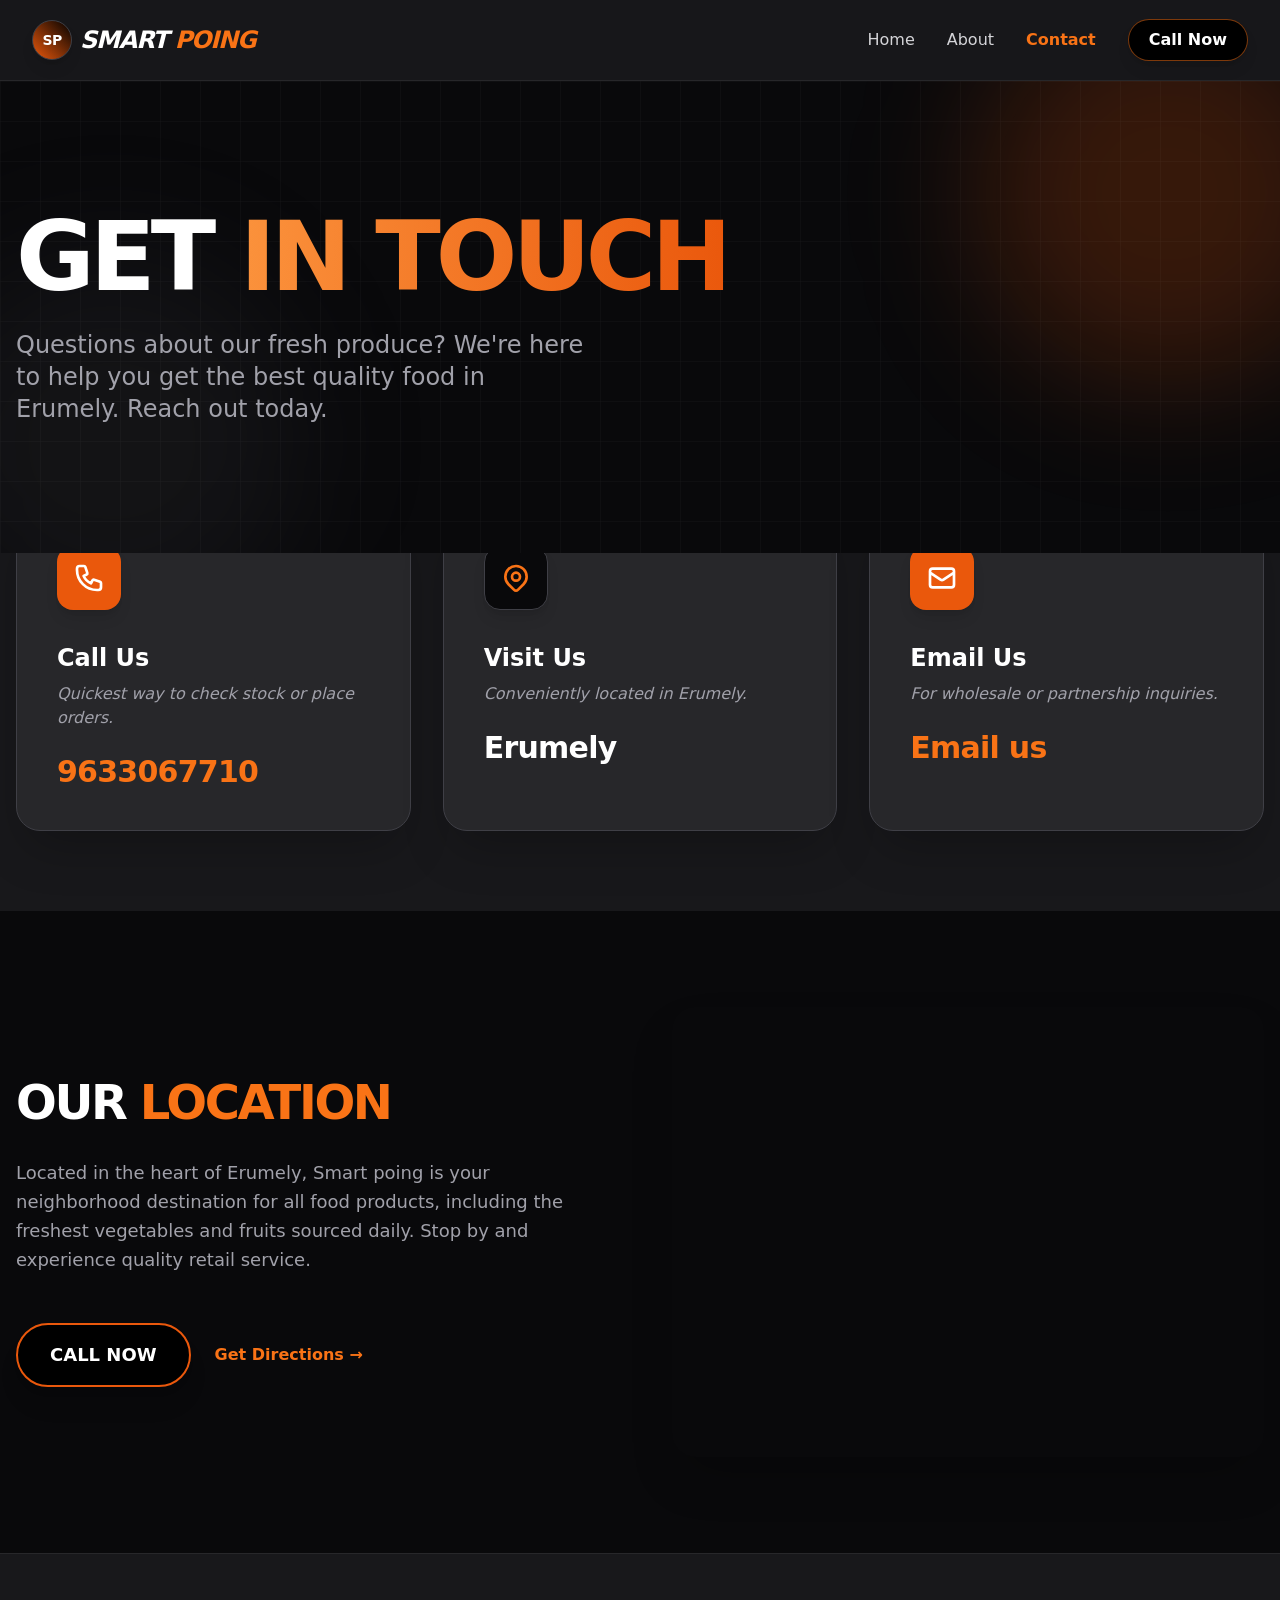
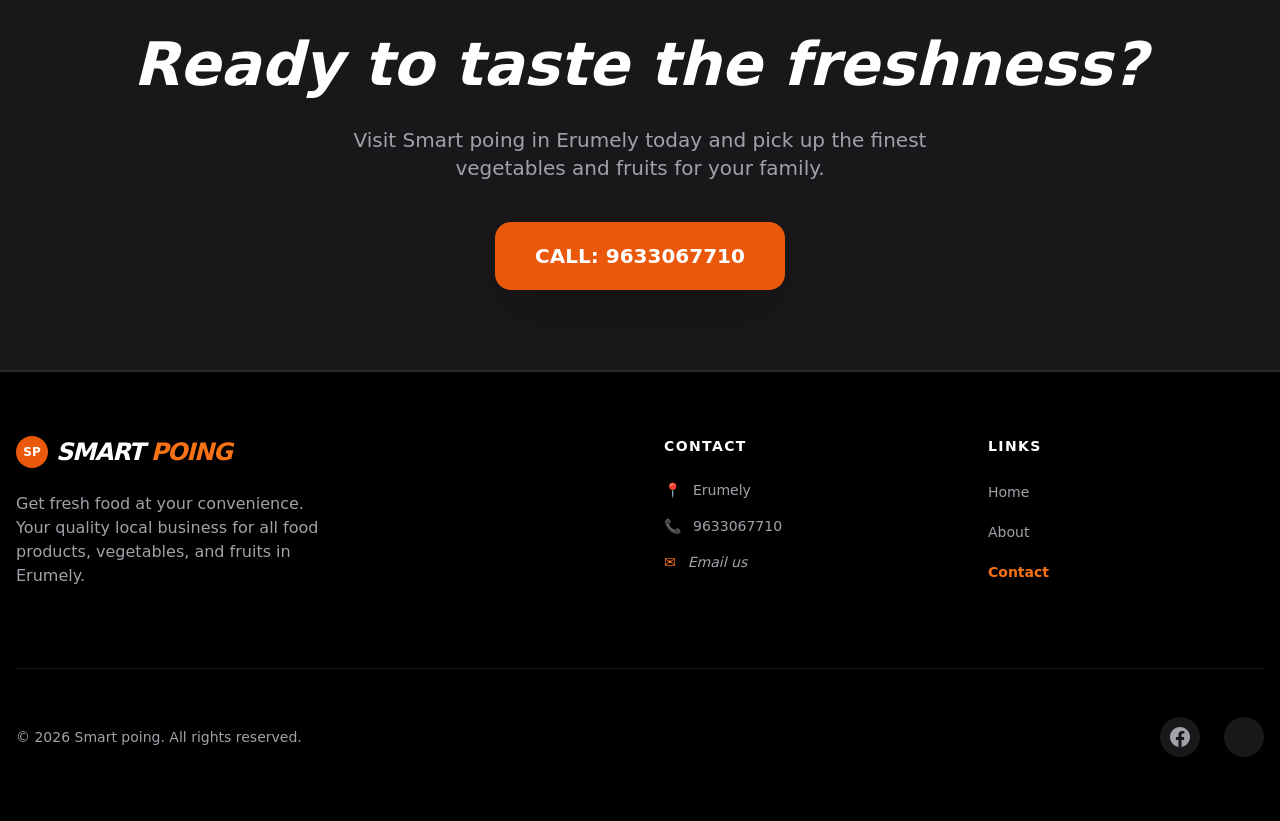
<file: contact.html>
<!DOCTYPE html>
<html lang="en">
<head>
  <meta charset="UTF-8">
  <meta name="viewport" content="width=device-width, initial-scale=1.0">
  <title>Contact | Smart poing</title>
  
  <!-- SEO Meta Tags -->
  <meta name="description" content="Contact Smart poing. Phone: 9633067710. Email: Email us. Erumely">
  <meta name="keywords" content="Smart poing, retail, All food products, vegitables and fruits">
  <meta name="author" content="Smart poing">
  <meta name="robots" content="index, follow">
  

  <!-- Open Graph / Facebook -->
  <meta property="og:type" content="website">
  <meta property="og:title" content="Contact | Smart poing">
  <meta property="og:description" content="Contact Smart poing. Phone: 9633067710. Email: Email us. Erumely">
  <meta property="og:site_name" content="Smart poing">
  
  

  <!-- Twitter -->
  <meta name="twitter:card" content="summary_large_image">
  <meta name="twitter:title" content="Contact | Smart poing">
  <meta name="twitter:description" content="Contact Smart poing. Phone: 9633067710. Email: Email us. Erumely">
  
  
  <!-- Favicon -->
  <link rel="icon" type="image/svg+xml" href="favicon.svg">
  
  <!-- JSON-LD Structured Data -->
  <script type="application/ld+json">
{
  "@context": "https://schema.org",
  "@type": "LocalBusiness",
  "name": "Smart poing",
  "description": "Get fresh food at your convenience",
  "telephone": "9633067710",
  "email": "",
  "address": {
    "@type": "PostalAddress",
    "streetAddress": "Erumely"
  }
}
  </script>
  
  
  <link rel="preconnect" href="https://fonts.googleapis.com">
  <link rel="preconnect" href="https://fonts.gstatic.com" crossorigin>
  <link href="https://fonts.googleapis.com/css2?family=Inter:wght@300;400;500;600;700;800&family=Playfair+Display:wght@400;500;600;700&display=swap" rel="stylesheet">
  <script>
    tailwind.config = {
      theme: {
        extend: {
          fontFamily: {
            sans: ['Inter', 'system-ui', 'sans-serif'],
            serif: ['Playfair Display', 'Georgia', 'serif'],
          },
        }
      }
    }
  </script>
  <style>
    html { scroll-behavior: smooth; }
    .animate-fade-in { animation: fadeIn 0.6s ease-out; }
    .animate-slide-up { animation: slideUp 0.6s ease-out; }
    .animate-scale-in { animation: scaleIn 0.5s ease-out; }
    @keyframes fadeIn { from { opacity: 0; } to { opacity: 1; } }
    @keyframes slideUp { from { opacity: 0; transform: translateY(30px); } to { opacity: 1; transform: translateY(0); } }
    @keyframes scaleIn { from { opacity: 0; transform: scale(0.95); } to { opacity: 1; transform: scale(1); } }
    .hover-lift { transition: transform 0.3s ease, box-shadow 0.3s ease; }
    .hover-lift:hover { transform: translateY(-8px); box-shadow: 0 20px 40px rgba(0,0,0,0.15); }
    /* Skip link for accessibility */
    .skip-link { position: absolute; left: -9999px; top: 0; z-index: 100000; padding: 8px 16px; background: #111; color: #fff; border-radius: 0 0 8px 0; }
    .skip-link:focus { left: 0; }
    /* Mobile menu helper: [data-mobile-menu] is hidden by default, shown when [data-mobile-menu-open] */
    [data-mobile-menu] { display: none; }
    [data-mobile-menu-open] [data-mobile-menu] { display: block; }
  </style>
<link rel="preload" as="style" href="styles.css"><link rel="stylesheet" href="styles.css"></head>
<body class="bg-zinc-900 text-white">
<a href="#main-content" class="skip-link">Skip to main content</a>
<!-- Navigation -->
<nav class="sticky top-0 z-50 bg-zinc-900/80 backdrop-blur-md border-b border-zinc-800">
  <div class="max-w-7xl mx-auto px-4 sm:px-6 lg:px-8">
    <div class="flex justify-between h-20 items-center">
      <div class="flex items-center gap-2">
        <div class="w-10 h-10 rounded-full bg-gradient-to-tr from-orange-600 to-black flex items-center justify-center border border-zinc-700 shadow-lg">
          <span class="text-white font-black text-sm tracking-tighter">SP</span>
        </div>
        <a href="index.html" class="text-2xl font-black tracking-tighter text-white uppercase italic">Smart <span class="text-orange-500">poing</span></a>
      </div>
      
      <!-- Desktop Menu -->
      <div class="hidden md:flex space-x-8 items-center">
        <a href="index.html" class="text-zinc-300 hover:text-orange-500 font-medium transition-colors">Home</a>
        <a href="about.html" class="text-zinc-300 hover:text-orange-500 font-medium transition-colors">About</a>
        <a href="contact.html" class="text-orange-500 font-bold transition-colors">Contact</a>
        <a href="tel:9633067710" class="px-5 py-2 rounded-full font-bold text-white transition-all hover:scale-105 active:scale-95 shadow-lg border border-orange-500/50" style="background-color: #000000">Call Now</a>
      </div>

      <!-- Mobile Toggle -->
      <button type="button" data-menu-toggle aria-label="Toggle menu" aria-expanded="false" class="md:hidden text-zinc-300 p-2">
        <svg class="w-8 h-8" fill="none" stroke="currentColor" viewBox="0 0 24 24"><path stroke-linecap="round" stroke-linejoin="round" stroke-width="2" d="M4 6h16M4 12h16m-7 6h7"></path></svg>
      </button>
    </div>
  </div>

  <!-- Mobile Menu -->
  <div data-mobile-menu class="md:hidden bg-zinc-900 border-b border-zinc-800 px-4 py-6 space-y-4">
    <a href="index.html" class="block text-zinc-300 text-lg font-semibold hover:text-orange-500">Home</a>
    <a href="about.html" class="block text-zinc-300 text-lg font-semibold hover:text-orange-500">About</a>
    <a href="contact.html" class="block text-orange-500 text-lg font-bold">Contact</a>
    <a href="tel:9633067710" class="block text-center px-5 py-3 rounded-xl font-bold text-white bg-orange-600">9633067710</a>
  </div>
</nav>

<main id="main-content" tabindex="-1">
  <!-- Hero Section -->
  <header class="relative overflow-hidden bg-zinc-950 py-24 lg:py-32">
    <!-- Decorative Elements -->
    <div class="absolute top-0 right-0 -mr-20 -mt-20 w-96 h-96 bg-orange-600/20 rounded-full blur-3xl animate-pulse"></div>
    <div class="absolute bottom-0 left-0 -ml-20 -mb-20 w-96 h-96 bg-zinc-500/10 rounded-full blur-3xl"></div>
    
    <div class="max-w-7xl mx-auto px-4 relative z-10">
      <div class="max-w-3xl">
        <h1 class="text-6xl md:text-8xl font-black text-white tracking-tighter leading-none mb-6">
          GET <span class="bg-clip-text text-transparent bg-gradient-to-r from-orange-400 to-orange-600">IN TOUCH</span>
        </h1>
        <p class="text-xl md:text-2xl text-zinc-400 font-light max-w-xl leading-relaxed">
          Questions about our fresh produce? We're here to help you get the best quality food in Erumely. Reach out today.
        </p>
      </div>
    </div>
    
    <!-- Background SVG Pattern -->
    <div class="absolute inset-0 opacity-5 pointer-events-none">
      <svg width="100%" height="100%" xmlns="http://www.w3.org/2000/svg">
        <defs>
          <pattern id="grid" width="40" height="40" patternUnits="userSpaceOnUse">
            <path d="M 40 0 L 0 0 0 40" fill="none" stroke="white" stroke-width="1"/>
          </pattern>
        </defs>
        <rect width="100%" height="100%" fill="url(#grid)" />
      </svg>
    </div>
  </header>

  <!-- Contact Information Cards -->
  <section class="py-20 bg-zinc-900">
    <div class="max-w-7xl mx-auto px-4">
      <div class="grid grid-cols-1 md:grid-cols-3 gap-8 -mt-32">
        
        <!-- Phone Card -->
        <div class="bg-zinc-800 p-10 rounded-3xl border border-zinc-700 shadow-2xl hover:border-orange-500/50 transition-all group">
          <div class="w-16 h-16 bg-orange-600 rounded-2xl flex items-center justify-center mb-8 shadow-lg group-hover:scale-110 transition-transform">
            <svg class="w-8 h-8 text-white" fill="none" stroke="currentColor" viewBox="0 0 24 24"><path stroke-linecap="round" stroke-linejoin="round" stroke-width="2" d="M3 5a2 2 0 012-2h3.28a1 1 0 01.948.684l1.498 4.493a1 1 0 01-.502 1.21l-2.257 1.13a11.042 11.042 0 005.516 5.516l1.13-2.257a1 1 0 011.21-.502l4.493 1.498a1 1 0 01.684.949V19a2 2 0 01-2 2h-1C9.716 21 3 14.284 3 6V5z"></path></svg>
          </div>
          <h3 class="text-2xl font-bold text-white mb-2">Call Us</h3>
          <p class="text-zinc-400 mb-6 italic">Quickest way to check stock or place orders.</p>
          <a href="tel:9633067710" class="text-3xl font-black text-orange-500 hover:text-orange-400 transition-colors tracking-tight">9633067710</a>
        </div>

        <!-- Address Card -->
        <div class="bg-zinc-800 p-10 rounded-3xl border border-zinc-700 shadow-2xl hover:border-orange-500/50 transition-all group">
          <div class="w-16 h-16 bg-zinc-950 rounded-2xl flex items-center justify-center mb-8 shadow-lg group-hover:scale-110 transition-transform border border-zinc-700">
            <svg class="w-8 h-8 text-orange-500" fill="none" stroke="currentColor" viewBox="0 0 24 24"><path stroke-linecap="round" stroke-linejoin="round" stroke-width="2" d="M17.657 16.657L13.414 20.9a1.998 1.998 0 01-2.827 0l-4.244-4.243a8 8 0 1111.314 0z"></path><path stroke-linecap="round" stroke-linejoin="round" stroke-width="2" d="M15 11a3 3 0 11-6 0 3 3 0 016 0z"></path></svg>
          </div>
          <h3 class="text-2xl font-bold text-white mb-2">Visit Us</h3>
          <p class="text-zinc-400 mb-6 italic">Conveniently located in Erumely.</p>
          <address class="text-3xl font-black text-white not-italic tracking-tight">Erumely</address>
        </div>

        <!-- Email Card -->
        <div class="bg-zinc-800 p-10 rounded-3xl border border-zinc-700 shadow-2xl hover:border-orange-500/50 transition-all group">
          <div class="w-16 h-16 bg-orange-600 rounded-2xl flex items-center justify-center mb-8 shadow-lg group-hover:scale-110 transition-transform">
            <svg class="w-8 h-8 text-white" fill="none" stroke="currentColor" viewBox="0 0 24 24"><path stroke-linecap="round" stroke-linejoin="round" stroke-width="2" d="M3 8l7.89 5.26a2 2 0 002.22 0L21 8M5 19h14a2 2 0 002-2V7a2 2 0 00-2-2H5a2 2 0 00-2 2v10a2 2 0 002 2z"></path></svg>
          </div>
          <h3 class="text-2xl font-bold text-white mb-2">Email Us</h3>
          <p class="text-zinc-400 mb-6 italic">For wholesale or partnership inquiries.</p>
          <a href="mailto:" class="text-3xl font-black text-orange-500 hover:text-orange-400 transition-colors tracking-tight">Email us</a>
        </div>

      </div>
    </div>
  </section>

  <!-- Map & Action Section -->
  <section class="py-24 bg-zinc-950">
    <div class="max-w-7xl mx-auto px-4">
      <div class="grid grid-cols-1 lg:grid-cols-2 gap-16 items-center">
        
        <!-- Map Info -->
        <div>
          <h2 class="text-5xl font-black text-white mb-8 tracking-tighter">OUR <span class="text-orange-500">LOCATION</span></h2>
          <p class="text-zinc-400 text-lg mb-12 leading-relaxed">
            Located in the heart of Erumely, Smart poing is your neighborhood destination for all food products, including the freshest vegetables and fruits sourced daily. Stop by and experience quality retail service.
          </p>
          
          <div class="space-y-6">
            <div class="flex items-center gap-6">
              <a href="tel:9633067710" class="inline-flex items-center justify-center px-8 py-4 rounded-full font-black text-lg text-white transition-all hover:scale-105 shadow-xl" style="background-color: #000000; border: 2px solid #ea580c;">
                CALL NOW
              </a>
              <a href="https://www.google.com/maps/search/?api=1&query=Erumely" target="_blank" rel="noopener" class="text-orange-500 font-bold hover:underline">Get Directions &rarr;</a>
            </div>
          </div>
        </div>

        <!-- Embedded Map -->
        <div class="relative">
          <div class="absolute inset-0 bg-orange-600/20 translate-x-4 translate-y-4 rounded-3xl -z-10"></div>
          <iframe
            src="https://maps.google.com/maps?q=Erumely&output=embed"
            width="100%"
            height="450"
            style="border:0;"
            allowfullscreen=""
            loading="lazy"
            referrerpolicy="no-referrer-when-downgrade"
            title="Map showing Smart poing location"
            class="rounded-3xl shadow-2xl grayscale contrast-125 hover:grayscale-0 transition-all duration-700"
          ></iframe>
        </div>
      </div>
    </div>
  </section>

  <!-- Visual CTA -->
  <section class="py-20 relative bg-zinc-900 border-y border-zinc-800 overflow-hidden">
    <div class="max-w-7xl mx-auto px-4 text-center">
      <h2 class="text-4xl md:text-6xl font-black text-white mb-8 italic">Ready to taste the freshness?</h2>
      <p class="text-zinc-400 text-xl mb-10 max-w-2xl mx-auto">Visit Smart poing in Erumely today and pick up the finest vegetables and fruits for your family.</p>
      <div class="flex flex-wrap justify-center gap-4">
        <a href="tel:9633067710" class="px-10 py-5 bg-orange-600 text-white font-black text-xl rounded-2xl hover:bg-orange-500 shadow-2xl transition-all hover:-translate-y-1">CALL: 9633067710</a>
      </div>
    </div>
  </section>
</main>

<!-- Footer -->
<footer class="bg-black text-zinc-400 py-16 border-t border-zinc-800">
  <div class="max-w-7xl mx-auto px-4">
    <div class="grid grid-cols-1 md:grid-cols-4 gap-12 mb-12">
      <!-- Brand Column -->
      <div class="col-span-1 md:col-span-2">
        <div class="flex items-center gap-2 mb-6">
          <div class="w-8 h-8 rounded-full bg-orange-600 flex items-center justify-center">
            <span class="text-white font-black text-xs">SP</span>
          </div>
          <span class="text-2xl font-black tracking-tighter text-white uppercase italic">Smart <span class="text-orange-500">poing</span></span>
        </div>
        <p class="max-w-xs mb-8">Get fresh food at your convenience. Your quality local business for all food products, vegetables, and fruits in Erumely.</p>
      </div>

      <!-- Contact Info -->
      <div>
        <h4 class="text-white font-bold uppercase tracking-widest text-sm mb-6">Contact</h4>
        <ul class="space-y-4">
          <li class="flex items-start gap-3 text-sm">
            <span class="text-orange-500">📍</span>
            <span>Erumely</span>
          </li>
          <li class="flex items-start gap-3 text-sm">
            <span class="text-orange-500">📞</span>
            <a href="tel:9633067710" class="hover:text-white transition-colors">9633067710</a>
          </li>
          <li class="flex items-start gap-3 text-sm">
            <span class="text-orange-500">✉️</span>
            <a href="mailto:" class="hover:text-white transition-colors italic font-medium">Email us</a>
          </li>
        </ul>
      </div>

      <!-- Quick Links -->
      <div>
        <h4 class="text-white font-bold uppercase tracking-widest text-sm mb-6">Links</h4>
        <ul class="space-y-4">
          <li><a href="index.html" class="text-sm hover:text-orange-500 transition-colors">Home</a></li>
          <li><a href="about.html" class="text-sm hover:text-orange-500 transition-colors">About</a></li>
          <li><a href="contact.html" class="text-sm text-orange-500 font-bold">Contact</a></li>
        </ul>
      </div>
    </div>

    <div class="pt-12 border-t border-zinc-900 flex flex-col md:flex-row justify-between items-center gap-6">
      <p class="text-sm font-medium">&copy; 2026 Smart poing. All rights reserved.</p>
      <div class="flex space-x-6">
        <a href="#" class="w-10 h-10 rounded-full bg-zinc-900 flex items-center justify-center hover:bg-orange-600 hover:text-white transition-all shadow-lg" target="_blank" rel="noopener">
          <svg class="w-5 h-5" fill="currentColor" viewBox="0 0 24 24"><path d="M24 12.073c0-6.627-5.373-12-12-12s-12 5.373-12 12c0 5.99 4.388 10.954 10.125 11.854v-8.385H7.078v-3.47h3.047V9.43c0-3.007 1.792-4.669 4.533-4.669 1.312 0 2.686.235 2.686.235v2.953H15.83c-1.491 0-1.956.925-1.956 1.874v2.25h3.328l-.532 3.47h-2.796v8.385C19.612 23.027 24 18.062 24 12.073z"/></svg>
        </a>
        <a href="#" class="w-10 h-10 rounded-full bg-zinc-900 flex items-center justify-center hover:bg-orange-600 hover:text-white transition-all shadow-lg" target="_blank" rel="noopener">
          <svg class="w-5 h-5" fill="currentColor" viewBox="0 0 24 24"><path d="M12 2.163c3.204 0 3.584.012 4.85.07 3.252.148 4.771 1.691 4.919 4.919.058 1.265.069 1.645.069 4.849 0 3.205-.012 3.584-.069 4.849-.149 3.225-1.664 4.771-4.919 4.919-1.266.058-1.644.07-4.85.07-3.204 0-3.584-.012-4.849-.07-3.26-.149-4.771-1.699-4.919-4.92-.058-1.265-.07-1.644-.07-4.849 0-3.204.013-3.583.07-4.849.149-3.227 1.664-4.771 4.919-4.919 1.266-.057 1.645-.069 4.849-.069zM12 0C8.741 0 8.333.014 7.053.072 2.695.272.273 2.69.073 7.052.014 8.333 0 8.741 0 12c0 3.259.014 3.668.072 4.948.2 4.358 2.618 6.78 6.98 6.98 1.281.058 1.689.072 4.948.072 3.259 0 3.668-.014 4.948-.072 4.354-.2 6.782-2.618 6.979-6.98.059-1.28.073-1.689.073-4.948 0-3.259-.0
<script>
  // Mobile menu toggle — works with any nav that uses [data-menu-toggle] and [data-mobile-menu]
  (function() {
    document.addEventListener('click', function(e) {
      var toggle = e.target.closest('[data-menu-toggle]');
      if (toggle) {
        e.preventDefault();
        var root = toggle.closest('nav') || document.body;
        var isOpen = root.hasAttribute('data-mobile-menu-open');
        if (isOpen) {
          root.removeAttribute('data-mobile-menu-open');
          toggle.setAttribute('aria-expanded', 'false');
        } else {
          root.setAttribute('data-mobile-menu-open', '');
          toggle.setAttribute('aria-expanded', 'true');
        }
        return;
      }
      // Close menu when clicking a link inside it
      var link = e.target.closest('[data-mobile-menu] a');
      if (link) {
        var menu = link.closest('nav') || document.body;
        menu.removeAttribute('data-mobile-menu-open');
        var t = menu.querySelector('[data-menu-toggle]');
        if (t) t.setAttribute('aria-expanded', 'false');
      }
    });
  })();
</script>
</body>
</html>
</file>
<file: styles.css>
*,::before,::after{--tw-border-spacing-x:0;--tw-border-spacing-y:0;--tw-translate-x:0;--tw-translate-y:0;--tw-rotate:0;--tw-skew-x:0;--tw-skew-y:0;--tw-scale-x:1;--tw-scale-y:1;--tw-pan-x:;--tw-pan-y:;--tw-pinch-zoom:;--tw-scroll-snap-strictness:proximity;--tw-gradient-from-position:;--tw-gradient-via-position:;--tw-gradient-to-position:;--tw-ordinal:;--tw-slashed-zero:;--tw-numeric-figure:;--tw-numeric-spacing:;--tw-numeric-fraction:;--tw-ring-inset:;--tw-ring-offset-width:0px;--tw-ring-offset-color:#fff;--tw-ring-color:rgb(59 130 246 / 0.5);--tw-ring-offset-shadow:0 0 #0000;--tw-ring-shadow:0 0 #0000;--tw-shadow:0 0 #0000;--tw-shadow-colored:0 0 #0000;--tw-blur:;--tw-brightness:;--tw-contrast:;--tw-grayscale:;--tw-hue-rotate:;--tw-invert:;--tw-saturate:;--tw-sepia:;--tw-drop-shadow:;--tw-backdrop-blur:;--tw-backdrop-brightness:;--tw-backdrop-contrast:;--tw-backdrop-grayscale:;--tw-backdrop-hue-rotate:;--tw-backdrop-invert:;--tw-backdrop-opacity:;--tw-backdrop-saturate:;--tw-backdrop-sepia:;--tw-contain-size:;--tw-contain-layout:;--tw-contain-paint:;--tw-contain-style:;}::backdrop{--tw-border-spacing-x:0;--tw-border-spacing-y:0;--tw-translate-x:0;--tw-translate-y:0;--tw-rotate:0;--tw-skew-x:0;--tw-skew-y:0;--tw-scale-x:1;--tw-scale-y:1;--tw-pan-x:;--tw-pan-y:;--tw-pinch-zoom:;--tw-scroll-snap-strictness:proximity;--tw-gradient-from-position:;--tw-gradient-via-position:;--tw-gradient-to-position:;--tw-ordinal:;--tw-slashed-zero:;--tw-numeric-figure:;--tw-numeric-spacing:;--tw-numeric-fraction:;--tw-ring-inset:;--tw-ring-offset-width:0px;--tw-ring-offset-color:#fff;--tw-ring-color:rgb(59 130 246 / 0.5);--tw-ring-offset-shadow:0 0 #0000;--tw-ring-shadow:0 0 #0000;--tw-shadow:0 0 #0000;--tw-shadow-colored:0 0 #0000;--tw-blur:;--tw-brightness:;--tw-contrast:;--tw-grayscale:;--tw-hue-rotate:;--tw-invert:;--tw-saturate:;--tw-sepia:;--tw-drop-shadow:;--tw-backdrop-blur:;--tw-backdrop-brightness:;--tw-backdrop-contrast:;--tw-backdrop-grayscale:;--tw-backdrop-hue-rotate:;--tw-backdrop-invert:;--tw-backdrop-opacity:;--tw-backdrop-saturate:;--tw-backdrop-sepia:;--tw-contain-size:;--tw-contain-layout:;--tw-contain-paint:;--tw-contain-style:;}*,::before,::after{box-sizing:border-box;border-width:0;border-style:solid;border-color:#e5e7eb;}::before,::after{--tw-content:'';}html,:host{line-height:1.5;-webkit-text-size-adjust:100%;-moz-tab-size:4;-o-tab-size:4;tab-size:4;font-family:ui-sans-serif,system-ui,sans-serif,"Apple Color Emoji","Segoe UI Emoji","Segoe UI Symbol","Noto Color Emoji";font-feature-settings:normal;font-variation-settings:normal;-webkit-tap-highlight-color:transparent;}body{margin:0;line-height:inherit;}hr{height:0;color:inherit;border-top-width:1px;}abbr:where([title]){-webkit-text-decoration:underline dotted;text-decoration:underline dotted;}h1,h2,h3,h4,h5,h6{font-size:inherit;font-weight:inherit;}a{color:inherit;text-decoration:inherit;}b,strong{font-weight:bolder;}code,kbd,samp,pre{font-family:ui-monospace,SFMono-Regular,Menlo,Monaco,Consolas,"Liberation Mono","Courier New",monospace;font-feature-settings:normal;font-variation-settings:normal;font-size:1em;}small{font-size:80%;}sub,sup{font-size:75%;line-height:0;position:relative;vertical-align:baseline;}sub{bottom:-0.25em;}sup{top:-0.5em;}table{text-indent:0;border-color:inherit;border-collapse:collapse;}button,input,optgroup,select,textarea{font-family:inherit;font-feature-settings:inherit;font-variation-settings:inherit;font-size:100%;font-weight:inherit;line-height:inherit;letter-spacing:inherit;color:inherit;margin:0;padding:0;}button,select{text-transform:none;}button,input:where([type='button']),input:where([type='reset']),input:where([type='submit']){-webkit-appearance:button;background-color:transparent;background-image:none;}:-moz-focusring{outline:auto;}:-moz-ui-invalid{box-shadow:none;}progress{vertical-align:baseline;}::-webkit-inner-spin-button,::-webkit-outer-spin-button{height:auto;}[type='search']{-webkit-appearance:textfield;outline-offset:-2px;}::-webkit-search-decoration{-webkit-appearance:none;}::-webkit-file-upload-button{-webkit-appearance:button;font:inherit;}summary{display:list-item;}blockquote,dl,dd,h1,h2,h3,h4,h5,h6,hr,figure,p,pre{margin:0;}fieldset{margin:0;padding:0;}legend{padding:0;}ol,ul,menu{list-style:none;margin:0;padding:0;}dialog{padding:0;}textarea{resize:vertical;}input::-moz-placeholder,textarea::-moz-placeholder{opacity:1;color:#9ca3af;}input::placeholder,textarea::placeholder{opacity:1;color:#9ca3af;}button,[role="button"]{cursor:pointer;}:disabled{cursor:default;}img,svg,video,canvas,audio,iframe,embed,object{display:block;vertical-align:middle;}img,video{max-width:100%;height:auto;}[hidden]:where(:not([hidden="until-found"])){display:none;}.pointer-events-none{pointer-events:none;}.fixed{position:fixed;}.absolute{position:absolute;}.relative{position:relative;}.sticky{position:sticky;}.-inset-4{inset:-1rem;}.inset-0{inset:0px;}.-left-64{left:-16rem;}.-right-64{right:-16rem;}.bottom-0{bottom:0px;}.bottom-1\/4{bottom:25%;}.left-0{left:0px;}.right-0{right:0px;}.top-0{top:0px;}.top-1\/2{top:50%;}.top-1\/4{top:25%;}.-z-10{z-index:-10;}.z-10{z-index:10;}.z-50{z-index:50;}.col-span-1{grid-column:span 1 / span 1;}.mx-auto{margin-left:auto;margin-right:auto;}.-mb-20{margin-bottom:-5rem;}.-mb-24{margin-bottom:-6rem;}.-ml-20{margin-left:-5rem;}.-ml-24{margin-left:-6rem;}.-mr-20{margin-right:-5rem;}.-mr-24{margin-right:-6rem;}.-mt-20{margin-top:-5rem;}.-mt-24{margin-top:-6rem;}.-mt-32{margin-top:-8rem;}.mb-10{margin-bottom:2.5rem;}.mb-12{margin-bottom:3rem;}.mb-2{margin-bottom:0.5rem;}.mb-20{margin-bottom:5rem;}.mb-3{margin-bottom:0.75rem;}.mb-4{margin-bottom:1rem;}.mb-6{margin-bottom:1.5rem;}.mb-8{margin-bottom:2rem;}.mt-2{margin-top:0.5rem;}.mt-4{margin-top:1rem;}.mt-8{margin-top:2rem;}.block{display:block;}.inline-block{display:inline-block;}.flex{display:flex;}.inline-flex{display:inline-flex;}.grid{display:grid;}.hidden{display:none;}.aspect-square{aspect-ratio:1 / 1;}.h-1{height:0.25rem;}.h-1\.5{height:0.375rem;}.h-10{height:2.5rem;}.h-12{height:3rem;}.h-16{height:4rem;}.h-20{height:5rem;}.h-32{height:8rem;}.h-5{height:1.25rem;}.h-6{height:1.5rem;}.h-64{height:16rem;}.h-8{height:2rem;}.h-96{height:24rem;}.h-\[800px\]{height:800px;}.h-full{height:100%;}.h-px{height:1px;}.min-h-screen{min-height:100vh;}.w-10{width:2.5rem;}.w-12{width:3rem;}.w-16{width:4rem;}.w-24{width:6rem;}.w-32{width:8rem;}.w-5{width:1.25rem;}.w-6{width:1.5rem;}.w-64{width:16rem;}.w-8{width:2rem;}.w-96{width:24rem;}.w-\[800px\]{width:800px;}.w-full{width:100%;}.max-w-2xl{max-width:42rem;}.max-w-3xl{max-width:48rem;}.max-w-4xl{max-width:56rem;}.max-w-6xl{max-width:72rem;}.max-w-7xl{max-width:80rem;}.max-w-lg{max-width:32rem;}.max-w-md{max-width:28rem;}.max-w-xl{max-width:36rem;}.max-w-xs{max-width:20rem;}.flex-shrink-0{flex-shrink:0;}.origin-top{transform-origin:top;}.-translate-y-1{--tw-translate-y:-0.25rem;transform:translate(var(--tw-translate-x),var(--tw-translate-y)) rotate(var(--tw-rotate)) skewX(var(--tw-skew-x)) skewY(var(--tw-skew-y)) scaleX(var(--tw-scale-x)) scaleY(var(--tw-scale-y));}.-translate-y-1\/2{--tw-translate-y:-50%;transform:translate(var(--tw-translate-x),var(--tw-translate-y)) rotate(var(--tw-rotate)) skewX(var(--tw-skew-x)) skewY(var(--tw-skew-y)) scaleX(var(--tw-scale-x)) scaleY(var(--tw-scale-y));}.translate-x-4{--tw-translate-x:1rem;transform:translate(var(--tw-translate-x),var(--tw-translate-y)) rotate(var(--tw-rotate)) skewX(var(--tw-skew-x)) skewY(var(--tw-skew-y)) scaleX(var(--tw-scale-x)) scaleY(var(--tw-scale-y));}.translate-y-4{--tw-translate-y:1rem;transform:translate(var(--tw-translate-x),var(--tw-translate-y)) rotate(var(--tw-rotate)) skewX(var(--tw-skew-x)) skewY(var(--tw-skew-y)) scaleX(var(--tw-scale-x)) scaleY(var(--tw-scale-y));}.scale-110{--tw-scale-x:1.1;--tw-scale-y:1.1;transform:translate(var(--tw-translate-x),var(--tw-translate-y)) rotate(var(--tw-rotate)) skewX(var(--tw-skew-x)) skewY(var(--tw-skew-y)) scaleX(var(--tw-scale-x)) scaleY(var(--tw-scale-y));}.scale-125{--tw-scale-x:1.25;--tw-scale-y:1.25;transform:translate(var(--tw-translate-x),var(--tw-translate-y)) rotate(var(--tw-rotate)) skewX(var(--tw-skew-x)) skewY(var(--tw-skew-y)) scaleX(var(--tw-scale-x)) scaleY(var(--tw-scale-y));}.transform{transform:translate(var(--tw-translate-x),var(--tw-translate-y)) rotate(var(--tw-rotate)) skewX(var(--tw-skew-x)) skewY(var(--tw-skew-y)) scaleX(var(--tw-scale-x)) scaleY(var(--tw-scale-y));}@keyframes pulse{50%{opacity:.5;}}.animate-pulse{animation:pulse 2s cubic-bezier(0.4,0,0.6,1) infinite;}.grid-cols-1{grid-template-columns:repeat(1,minmax(0,1fr));}.grid-cols-2{grid-template-columns:repeat(2,minmax(0,1fr));}.flex-col{flex-direction:column;}.flex-wrap{flex-wrap:wrap;}.items-start{align-items:flex-start;}.items-center{align-items:center;}.justify-center{justify-content:center;}.justify-between{justify-content:space-between;}.gap-12{gap:3rem;}.gap-16{gap:4rem;}.gap-2{gap:0.5rem;}.gap-3{gap:0.75rem;}.gap-4{gap:1rem;}.gap-6{gap:1.5rem;}.gap-8{gap:2rem;}.-space-x-2>:not([hidden]) ~:not([hidden]){--tw-space-x-reverse:0;margin-right:calc(-0.5rem * var(--tw-space-x-reverse));margin-left:calc(-0.5rem * calc(1 - var(--tw-space-x-reverse)));}.space-x-2>:not([hidden]) ~:not([hidden]){--tw-space-x-reverse:0;margin-right:calc(0.5rem * var(--tw-space-x-reverse));margin-left:calc(0.5rem * calc(1 - var(--tw-space-x-reverse)));}.space-x-3>:not([hidden]) ~:not([hidden]){--tw-space-x-reverse:0;margin-right:calc(0.75rem * var(--tw-space-x-reverse));margin-left:calc(0.75rem * calc(1 - var(--tw-space-x-reverse)));}.space-x-4>:not([hidden]) ~:not([hidden]){--tw-space-x-reverse:0;margin-right:calc(1rem * var(--tw-space-x-reverse));margin-left:calc(1rem * calc(1 - var(--tw-space-x-reverse)));}.space-x-6>:not([hidden]) ~:not([hidden]){--tw-space-x-reverse:0;margin-right:calc(1.5rem * var(--tw-space-x-reverse));margin-left:calc(1.5rem * calc(1 - var(--tw-space-x-reverse)));}.space-x-8>:not([hidden]) ~:not([hidden]){--tw-space-x-reverse:0;margin-right:calc(2rem * var(--tw-space-x-reverse));margin-left:calc(2rem * calc(1 - var(--tw-space-x-reverse)));}.space-y-2>:not([hidden]) ~:not([hidden]){--tw-space-y-reverse:0;margin-top:calc(0.5rem * calc(1 - var(--tw-space-y-reverse)));margin-bottom:calc(0.5rem * var(--tw-space-y-reverse));}.space-y-4>:not([hidden]) ~:not([hidden]){--tw-space-y-reverse:0;margin-top:calc(1rem * calc(1 - var(--tw-space-y-reverse)));margin-bottom:calc(1rem * var(--tw-space-y-reverse));}.space-y-6>:not([hidden]) ~:not([hidden]){--tw-space-y-reverse:0;margin-top:calc(1.5rem * calc(1 - var(--tw-space-y-reverse)));margin-bottom:calc(1.5rem * var(--tw-space-y-reverse));}.space-y-8>:not([hidden]) ~:not([hidden]){--tw-space-y-reverse:0;margin-top:calc(2rem * calc(1 - var(--tw-space-y-reverse)));margin-bottom:calc(2rem * var(--tw-space-y-reverse));}.overflow-hidden{overflow:hidden;}.overflow-x-hidden{overflow-x:hidden;}.rounded-2xl{border-radius:1rem;}.rounded-3xl{border-radius:1.5rem;}.rounded-\[3rem\]{border-radius:3rem;}.rounded-full{border-radius:9999px;}.rounded-lg{border-radius:0.5rem;}.rounded-md{border-radius:0.375rem;}.rounded-xl{border-radius:0.75rem;}.border{border-width:1px;}.border-2{border-width:2px;}.border-y{border-top-width:1px;border-bottom-width:1px;}.border-b{border-bottom-width:1px;}.border-t{border-top-width:1px;}.border-black{--tw-border-opacity:1;border-color:rgb(0 0 0 / var(--tw-border-opacity,1));}.border-orange-500\/20{border-color:rgb(249 115 22 / 0.2);}.border-orange-500\/30{border-color:rgb(249 115 22 / 0.3);}.border-orange-500\/50{border-color:rgb(249 115 22 / 0.5);}.border-zinc-700{--tw-border-opacity:1;border-color:rgb(63 63 70 / var(--tw-border-opacity,1));}.border-zinc-700\/50{border-color:rgb(63 63 70 / 0.5);}.border-zinc-800{--tw-border-opacity:1;border-color:rgb(39 39 42 / var(--tw-border-opacity,1));}.border-zinc-800\/30{border-color:rgb(39 39 42 / 0.3);}.border-zinc-900{--tw-border-opacity:1;border-color:rgb(24 24 27 / var(--tw-border-opacity,1));}.bg-black{--tw-bg-opacity:1;background-color:rgb(0 0 0 / var(--tw-bg-opacity,1));}.bg-orange-500\/10{background-color:rgb(249 115 22 / 0.1);}.bg-orange-500\/20{background-color:rgb(249 115 22 / 0.2);}.bg-orange-600{--tw-bg-opacity:1;background-color:rgb(234 88 12 / var(--tw-bg-opacity,1));}.bg-orange-600\/10{background-color:rgb(234 88 12 / 0.1);}.bg-orange-600\/20{background-color:rgb(234 88 12 / 0.2);}.bg-red-600{--tw-bg-opacity:1;background-color:rgb(220 38 38 / var(--tw-bg-opacity,1));}.bg-red-600\/10{background-color:rgb(220 38 38 / 0.1);}.bg-red-600\/20{background-color:rgb(220 38 38 / 0.2);}.bg-white{--tw-bg-opacity:1;background-color:rgb(255 255 255 / var(--tw-bg-opacity,1));}.bg-yellow-500\/10{background-color:rgb(234 179 8 / 0.1);}.bg-yellow-500\/20{background-color:rgb(234 179 8 / 0.2);}.bg-zinc-500\/10{background-color:rgb(113 113 122 / 0.1);}.bg-zinc-800{--tw-bg-opacity:1;background-color:rgb(39 39 42 / var(--tw-bg-opacity,1));}.bg-zinc-800\/50{background-color:rgb(39 39 42 / 0.5);}.bg-zinc-900{--tw-bg-opacity:1;background-color:rgb(24 24 27 / var(--tw-bg-opacity,1));}.bg-zinc-900\/80{background-color:rgb(24 24 27 / 0.8);}.bg-zinc-900\/90{background-color:rgb(24 24 27 / 0.9);}.bg-zinc-950{--tw-bg-opacity:1;background-color:rgb(9 9 11 / var(--tw-bg-opacity,1));}.bg-\[linear-gradient\(to_right\2c \#ffffff0a_1px\2c transparent_1px\)\2c linear-gradient\(to_bottom\2c \#ffffff0a_1px\2c transparent_1px\)\]{background-image:linear-gradient(to right,#ffffff0a 1px,transparent 1px),linear-gradient(to bottom,#ffffff0a 1px,transparent 1px);}.bg-gradient-to-bl{background-image:linear-gradient(to bottom left,var(--tw-gradient-stops));}.bg-gradient-to-br{background-image:linear-gradient(to bottom right,var(--tw-gradient-stops));}.bg-gradient-to-r{background-image:linear-gradient(to right,var(--tw-gradient-stops));}.bg-gradient-to-tr{background-image:linear-gradient(to top right,var(--tw-gradient-stops));}.from-orange-400{--tw-gradient-from:#fb923c var(--tw-gradient-from-position);--tw-gradient-to:rgb(251 146 60 / 0) var(--tw-gradient-to-position);--tw-gradient-stops:var(--tw-gradient-from),var(--tw-gradient-to);}.from-orange-500{--tw-gradient-from:#f97316 var(--tw-gradient-from-position);--tw-gradient-to:rgb(249 115 22 / 0) var(--tw-gradient-to-position);--tw-gradient-stops:var(--tw-gradient-from),var(--tw-gradient-to);}.from-orange-600{--tw-gradient-from:#ea580c var(--tw-gradient-from-position);--tw-gradient-to:rgb(234 88 12 / 0) var(--tw-gradient-to-position);--tw-gradient-stops:var(--tw-gradient-from),var(--tw-gradient-to);}.from-red-500{--tw-gradient-from:#ef4444 var(--tw-gradient-from-position);--tw-gradient-to:rgb(239 68 68 / 0) var(--tw-gradient-to-position);--tw-gradient-stops:var(--tw-gradient-from),var(--tw-gradient-to);}.from-red-600{--tw-gradient-from:#dc2626 var(--tw-gradient-from-position);--tw-gradient-to:rgb(220 38 38 / 0) var(--tw-gradient-to-position);--tw-gradient-stops:var(--tw-gradient-from),var(--tw-gradient-to);}.from-red-900\/20{--tw-gradient-from:rgb(127 29 29 / 0.2) var(--tw-gradient-from-position);--tw-gradient-to:rgb(127 29 29 / 0) var(--tw-gradient-to-position);--tw-gradient-stops:var(--tw-gradient-from),var(--tw-gradient-to);}.from-transparent{--tw-gradient-from:transparent var(--tw-gradient-from-position);--tw-gradient-to:rgb(0 0 0 / 0) var(--tw-gradient-to-position);--tw-gradient-stops:var(--tw-gradient-from),var(--tw-gradient-to);}.from-zinc-100{--tw-gradient-from:#f4f4f5 var(--tw-gradient-from-position);--tw-gradient-to:rgb(244 244 245 / 0) var(--tw-gradient-to-position);--tw-gradient-stops:var(--tw-gradient-from),var(--tw-gradient-to);}.from-zinc-800\/50{--tw-gradient-from:rgb(39 39 42 / 0.5) var(--tw-gradient-from-position);--tw-gradient-to:rgb(39 39 42 / 0) var(--tw-gradient-to-position);--tw-gradient-stops:var(--tw-gradient-from),var(--tw-gradient-to);}.via-orange-500{--tw-gradient-to:rgb(249 115 22 / 0)  var(--tw-gradient-to-position);--tw-gradient-stops:var(--tw-gradient-from),#f97316 var(--tw-gradient-via-position),var(--tw-gradient-to);}.via-orange-500\/50{--tw-gradient-to:rgb(249 115 22 / 0)  var(--tw-gradient-to-position);--tw-gradient-stops:var(--tw-gradient-from),rgb(249 115 22 / 0.5) var(--tw-gradient-via-position),var(--tw-gradient-to);}.via-orange-600{--tw-gradient-to:rgb(234 88 12 / 0)  var(--tw-gradient-to-position);--tw-gradient-stops:var(--tw-gradient-from),#ea580c var(--tw-gradient-via-position),var(--tw-gradient-to);}.via-red-600{--tw-gradient-to:rgb(220 38 38 / 0)  var(--tw-gradient-to-position);--tw-gradient-stops:var(--tw-gradient-from),#dc2626 var(--tw-gradient-via-position),var(--tw-gradient-to);}.to-black{--tw-gradient-to:#000 var(--tw-gradient-to-position);}.to-orange-500{--tw-gradient-to:#f97316 var(--tw-gradient-to-position);}.to-orange-600{--tw-gradient-to:#ea580c var(--tw-gradient-to-position);}.to-orange-900\/20{--tw-gradient-to:rgb(124 45 18 / 0.2) var(--tw-gradient-to-position);}.to-red-600{--tw-gradient-to:#dc2626 var(--tw-gradient-to-position);}.to-red-700{--tw-gradient-to:#b91c1c var(--tw-gradient-to-position);}.to-transparent{--tw-gradient-to:transparent var(--tw-gradient-to-position);}.to-yellow-500{--tw-gradient-to:#eab308 var(--tw-gradient-to-position);}.to-yellow-600{--tw-gradient-to:#ca8a04 var(--tw-gradient-to-position);}.to-zinc-500{--tw-gradient-to:#71717a var(--tw-gradient-to-position);}.to-zinc-900{--tw-gradient-to:#18181b var(--tw-gradient-to-position);}.bg-\[size\:32px_32px\]{background-size:32px 32px;}.bg-clip-text{-webkit-background-clip:text;background-clip:text;}.p-10{padding:2.5rem;}.p-2{padding:0.5rem;}.p-8{padding:2rem;}.px-10{padding-left:2.5rem;padding-right:2.5rem;}.px-12{padding-left:3rem;padding-right:3rem;}.px-3{padding-left:0.75rem;padding-right:0.75rem;}.px-4{padding-left:1rem;padding-right:1rem;}.px-5{padding-left:1.25rem;padding-right:1.25rem;}.px-6{padding-left:1.5rem;padding-right:1.5rem;}.px-8{padding-left:2rem;padding-right:2rem;}.py-1{padding-top:0.25rem;padding-bottom:0.25rem;}.py-1\.5{padding-top:0.375rem;padding-bottom:0.375rem;}.py-12{padding-top:3rem;padding-bottom:3rem;}.py-16{padding-top:4rem;padding-bottom:4rem;}.py-2{padding-top:0.5rem;padding-bottom:0.5rem;}.py-2\.5{padding-top:0.625rem;padding-bottom:0.625rem;}.py-20{padding-top:5rem;padding-bottom:5rem;}.py-24{padding-top:6rem;padding-bottom:6rem;}.py-3{padding-top:0.75rem;padding-bottom:0.75rem;}.py-32{padding-top:8rem;padding-bottom:8rem;}.py-4{padding-top:1rem;padding-bottom:1rem;}.py-5{padding-top:1.25rem;padding-bottom:1.25rem;}.py-6{padding-top:1.5rem;padding-bottom:1.5rem;}.pb-6{padding-bottom:1.5rem;}.pt-12{padding-top:3rem;}.pt-2{padding-top:0.5rem;}.pt-20{padding-top:5rem;}.pt-4{padding-top:1rem;}.text-center{text-align:center;}.text-2xl{font-size:1.5rem;line-height:2rem;}.text-3xl{font-size:1.875rem;line-height:2.25rem;}.text-4xl{font-size:2.25rem;line-height:2.5rem;}.text-5xl{font-size:3rem;line-height:1;}.text-6xl{font-size:3.75rem;line-height:1;}.text-8xl{font-size:6rem;line-height:1;}.text-9xl{font-size:8rem;line-height:1;}.text-base{font-size:1rem;line-height:1.5rem;}.text-lg{font-size:1.125rem;line-height:1.75rem;}.text-sm{font-size:0.875rem;line-height:1.25rem;}.text-xl{font-size:1.25rem;line-height:1.75rem;}.text-xs{font-size:0.75rem;line-height:1rem;}.font-black{font-weight:900;}.font-bold{font-weight:700;}.font-extrabold{font-weight:800;}.font-light{font-weight:300;}.font-medium{font-weight:500;}.font-semibold{font-weight:600;}.uppercase{text-transform:uppercase;}.italic{font-style:italic;}.not-italic{font-style:normal;}.leading-\[1\.1\]{line-height:1.1;}.leading-none{line-height:1;}.leading-relaxed{line-height:1.625;}.tracking-tight{letter-spacing:-0.025em;}.tracking-tighter{letter-spacing:-0.05em;}.tracking-wide{letter-spacing:0.025em;}.tracking-widest{letter-spacing:0.1em;}.text-black{--tw-text-opacity:1;color:rgb(0 0 0 / var(--tw-text-opacity,1));}.text-black\/80{color:rgb(0 0 0 / 0.8);}.text-orange-400{--tw-text-opacity:1;color:rgb(251 146 60 / var(--tw-text-opacity,1));}.text-orange-500{--tw-text-opacity:1;color:rgb(249 115 22 / var(--tw-text-opacity,1));}.text-red-500{--tw-text-opacity:1;color:rgb(239 68 68 / var(--tw-text-opacity,1));}.text-transparent{color:transparent;}.text-white{--tw-text-opacity:1;color:rgb(255 255 255 / var(--tw-text-opacity,1));}.text-yellow-500{--tw-text-opacity:1;color:rgb(234 179 8 / var(--tw-text-opacity,1));}.text-zinc-100{--tw-text-opacity:1;color:rgb(244 244 245 / var(--tw-text-opacity,1));}.text-zinc-200{--tw-text-opacity:1;color:rgb(228 228 231 / var(--tw-text-opacity,1));}.text-zinc-300{--tw-text-opacity:1;color:rgb(212 212 216 / var(--tw-text-opacity,1));}.text-zinc-400{--tw-text-opacity:1;color:rgb(161 161 170 / var(--tw-text-opacity,1));}.text-zinc-500{--tw-text-opacity:1;color:rgb(113 113 122 / var(--tw-text-opacity,1));}.opacity-10{opacity:0.1;}.opacity-20{opacity:0.2;}.opacity-30{opacity:0.3;}.opacity-5{opacity:0.05;}.opacity-90{opacity:0.9;}.mix-blend-screen{mix-blend-mode:screen;}.shadow-2xl{--tw-shadow:0 25px 50px -12px rgb(0 0 0 / 0.25);--tw-shadow-colored:0 25px 50px -12px var(--tw-shadow-color);box-shadow:var(--tw-ring-offset-shadow,0 0 #0000),var(--tw-ring-shadow,0 0 #0000),var(--tw-shadow);}.shadow-\[0_0_40px_-10px_rgba\(220\2c 38\2c 38\2c 0\.5\)\]{--tw-shadow:0 0 40px -10px rgba(220,38,38,0.5);--tw-shadow-colored:0 0 40px -10px var(--tw-shadow-color);box-shadow:var(--tw-ring-offset-shadow,0 0 #0000),var(--tw-ring-shadow,0 0 #0000),var(--tw-shadow);}.shadow-\[0_0_50px_rgba\(249\2c 115\2c 22\2c 0\.4\)\]{--tw-shadow:0 0 50px rgba(249,115,22,0.4);--tw-shadow-colored:0 0 50px var(--tw-shadow-color);box-shadow:var(--tw-ring-offset-shadow,0 0 #0000),var(--tw-ring-shadow,0 0 #0000),var(--tw-shadow);}.shadow-\[0_0_60px_-15px_rgba\(234\2c 88\2c 12\2c 0\.5\)\]{--tw-shadow:0 0 60px -15px rgba(234,88,12,0.5);--tw-shadow-colored:0 0 60px -15px var(--tw-shadow-color);box-shadow:var(--tw-ring-offset-shadow,0 0 #0000),var(--tw-ring-shadow,0 0 #0000),var(--tw-shadow);}.shadow-inner{--tw-shadow:inset 0 2px 4px 0 rgb(0 0 0 / 0.05);--tw-shadow-colored:inset 0 2px 4px 0 var(--tw-shadow-color);box-shadow:var(--tw-ring-offset-shadow,0 0 #0000),var(--tw-ring-shadow,0 0 #0000),var(--tw-shadow);}.shadow-lg{--tw-shadow:0 10px 15px -3px rgb(0 0 0 / 0.1),0 4px 6px -4px rgb(0 0 0 / 0.1);--tw-shadow-colored:0 10px 15px -3px var(--tw-shadow-color),0 4px 6px -4px var(--tw-shadow-color);box-shadow:var(--tw-ring-offset-shadow,0 0 #0000),var(--tw-ring-shadow,0 0 #0000),var(--tw-shadow);}.shadow-xl{--tw-shadow:0 20px 25px -5px rgb(0 0 0 / 0.1),0 8px 10px -6px rgb(0 0 0 / 0.1);--tw-shadow-colored:0 20px 25px -5px var(--tw-shadow-color),0 8px 10px -6px var(--tw-shadow-color);box-shadow:var(--tw-ring-offset-shadow,0 0 #0000),var(--tw-ring-shadow,0 0 #0000),var(--tw-shadow);}.shadow-red-500\/20{--tw-shadow-color:rgb(239 68 68 / 0.2);--tw-shadow:var(--tw-shadow-colored);}.blur-2xl{--tw-blur:blur(40px);filter:var(--tw-blur) var(--tw-brightness) var(--tw-contrast) var(--tw-grayscale) var(--tw-hue-rotate) var(--tw-invert) var(--tw-saturate) var(--tw-sepia) var(--tw-drop-shadow);}.blur-3xl{--tw-blur:blur(64px);filter:var(--tw-blur) var(--tw-brightness) var(--tw-contrast) var(--tw-grayscale) var(--tw-hue-rotate) var(--tw-invert) var(--tw-saturate) var(--tw-sepia) var(--tw-drop-shadow);}.blur-\[128px\]{--tw-blur:blur(128px);filter:var(--tw-blur) var(--tw-brightness) var(--tw-contrast) var(--tw-grayscale) var(--tw-hue-rotate) var(--tw-invert) var(--tw-saturate) var(--tw-sepia) var(--tw-drop-shadow);}.blur-xl{--tw-blur:blur(24px);filter:var(--tw-blur) var(--tw-brightness) var(--tw-contrast) var(--tw-grayscale) var(--tw-hue-rotate) var(--tw-invert) var(--tw-saturate) var(--tw-sepia) var(--tw-drop-shadow);}.contrast-125{--tw-contrast:contrast(1.25);filter:var(--tw-blur) var(--tw-brightness) var(--tw-contrast) var(--tw-grayscale) var(--tw-hue-rotate) var(--tw-invert) var(--tw-saturate) var(--tw-sepia) var(--tw-drop-shadow);}.grayscale{--tw-grayscale:grayscale(100%);filter:var(--tw-blur) var(--tw-brightness) var(--tw-contrast) var(--tw-grayscale) var(--tw-hue-rotate) var(--tw-invert) var(--tw-saturate) var(--tw-sepia) var(--tw-drop-shadow);}.filter{filter:var(--tw-blur) var(--tw-brightness) var(--tw-contrast) var(--tw-grayscale) var(--tw-hue-rotate) var(--tw-invert) var(--tw-saturate) var(--tw-sepia) var(--tw-drop-shadow);}.backdrop-blur-md{--tw-backdrop-blur:blur(12px);backdrop-filter:var(--tw-backdrop-blur) var(--tw-backdrop-brightness) var(--tw-backdrop-contrast) var(--tw-backdrop-grayscale) var(--tw-backdrop-hue-rotate) var(--tw-backdrop-invert) var(--tw-backdrop-opacity) var(--tw-backdrop-saturate) var(--tw-backdrop-sepia);}.transition{transition-property:color,background-color,border-color,text-decoration-color,fill,stroke,opacity,box-shadow,transform,filter,backdrop-filter;transition-timing-function:cubic-bezier(0.4,0,0.2,1);transition-duration:150ms;}.transition-all{transition-property:all;transition-timing-function:cubic-bezier(0.4,0,0.2,1);transition-duration:150ms;}.transition-colors{transition-property:color,background-color,border-color,text-decoration-color,fill,stroke;transition-timing-function:cubic-bezier(0.4,0,0.2,1);transition-duration:150ms;}.transition-opacity{transition-property:opacity;transition-timing-function:cubic-bezier(0.4,0,0.2,1);transition-duration:150ms;}.transition-transform{transition-property:transform;transition-timing-function:cubic-bezier(0.4,0,0.2,1);transition-duration:150ms;}.duration-300{transition-duration:300ms;}.duration-500{transition-duration:500ms;}.duration-700{transition-duration:700ms;}.skip-link{position:absolute;left:-9999px;top:0;z-index:100000;padding:8px 16px;background:#111;color:#fff;border-radius:0 0 8px 0;}.skip-link:focus{left:0;}[data-mobile-menu]{display:none;}[data-mobile-menu-open] [data-mobile-menu]{display:block;}.animate-fade-in{animation:fadeIn 0.6s ease-out;}.animate-slide-up{animation:slideUp 0.6s ease-out;}.animate-scale-in{animation:scaleIn 0.5s ease-out;}.hover-lift{transition:transform 0.3s ease,box-shadow 0.3s ease;}.hover-lift:hover{transform:translateY(-8px);box-shadow:0 20px 40px rgba(0,0,0,0.15);}html{scroll-behavior:smooth;}@keyframes fadeIn{from{opacity:0;}to{opacity:1;}}@keyframes slideUp{from{opacity:0;transform:translateY(30px);}to{opacity:1;transform:translateY(0);}}@keyframes scaleIn{from{opacity:0;transform:scale(0.95);}to{opacity:1;transform:scale(1);}}.hover\:-translate-y-1:hover{--tw-translate-y:-0.25rem;transform:translate(var(--tw-translate-x),var(--tw-translate-y)) rotate(var(--tw-rotate)) skewX(var(--tw-skew-x)) skewY(var(--tw-skew-y)) scaleX(var(--tw-scale-x)) scaleY(var(--tw-scale-y));}.hover\:-translate-y-3:hover{--tw-translate-y:-0.75rem;transform:translate(var(--tw-translate-x),var(--tw-translate-y)) rotate(var(--tw-rotate)) skewX(var(--tw-skew-x)) skewY(var(--tw-skew-y)) scaleX(var(--tw-scale-x)) scaleY(var(--tw-scale-y));}.hover\:rotate-12:hover{--tw-rotate:12deg;transform:translate(var(--tw-translate-x),var(--tw-translate-y)) rotate(var(--tw-rotate)) skewX(var(--tw-skew-x)) skewY(var(--tw-skew-y)) scaleX(var(--tw-scale-x)) scaleY(var(--tw-scale-y));}.hover\:scale-105:hover{--tw-scale-x:1.05;--tw-scale-y:1.05;transform:translate(var(--tw-translate-x),var(--tw-translate-y)) rotate(var(--tw-rotate)) skewX(var(--tw-skew-x)) skewY(var(--tw-skew-y)) scaleX(var(--tw-scale-x)) scaleY(var(--tw-scale-y));}.hover\:border-orange-500\/50:hover{border-color:rgb(249 115 22 / 0.5);}.hover\:bg-orange-500:hover{--tw-bg-opacity:1;background-color:rgb(249 115 22 / var(--tw-bg-opacity,1));}.hover\:bg-orange-600:hover{--tw-bg-opacity:1;background-color:rgb(234 88 12 / var(--tw-bg-opacity,1));}.hover\:bg-zinc-100:hover{--tw-bg-opacity:1;background-color:rgb(244 244 245 / var(--tw-bg-opacity,1));}.hover\:bg-zinc-800:hover{--tw-bg-opacity:1;background-color:rgb(39 39 42 / var(--tw-bg-opacity,1));}.hover\:text-black:hover{--tw-text-opacity:1;color:rgb(0 0 0 / var(--tw-text-opacity,1));}.hover\:text-orange-400:hover{--tw-text-opacity:1;color:rgb(251 146 60 / var(--tw-text-opacity,1));}.hover\:text-orange-500:hover{--tw-text-opacity:1;color:rgb(249 115 22 / var(--tw-text-opacity,1));}.hover\:text-white:hover{--tw-text-opacity:1;color:rgb(255 255 255 / var(--tw-text-opacity,1));}.hover\:underline:hover{text-decoration-line:underline;}.hover\:opacity-80:hover{opacity:0.8;}.hover\:grayscale-0:hover{--tw-grayscale:grayscale(0);filter:var(--tw-blur) var(--tw-brightness) var(--tw-contrast) var(--tw-grayscale) var(--tw-hue-rotate) var(--tw-invert) var(--tw-saturate) var(--tw-sepia) var(--tw-drop-shadow);}.focus\:outline-none:focus{outline:2px solid transparent;outline-offset:2px;}.active\:scale-95:active{--tw-scale-x:.95;--tw-scale-y:.95;transform:translate(var(--tw-translate-x),var(--tw-translate-y)) rotate(var(--tw-rotate)) skewX(var(--tw-skew-x)) skewY(var(--tw-skew-y)) scaleX(var(--tw-scale-x)) scaleY(var(--tw-scale-y));}.group:hover .group-hover\:translate-x-1{--tw-translate-x:0.25rem;transform:translate(var(--tw-translate-x),var(--tw-translate-y)) rotate(var(--tw-rotate)) skewX(var(--tw-skew-x)) skewY(var(--tw-skew-y)) scaleX(var(--tw-scale-x)) scaleY(var(--tw-scale-y));}.group:hover .group-hover\:scale-110{--tw-scale-x:1.1;--tw-scale-y:1.1;transform:translate(var(--tw-translate-x),var(--tw-translate-y)) rotate(var(--tw-rotate)) skewX(var(--tw-skew-x)) skewY(var(--tw-skew-y)) scaleX(var(--tw-scale-x)) scaleY(var(--tw-scale-y));}.group:hover .group-hover\:border-orange-500\/50{border-color:rgb(249 115 22 / 0.5);}.group:hover .group-hover\:border-red-500\/50{border-color:rgb(239 68 68 / 0.5);}.group:hover .group-hover\:border-yellow-500\/50{border-color:rgb(234 179 8 / 0.5);}.group:hover .group-hover\:bg-orange-600\/20{background-color:rgb(234 88 12 / 0.2);}.group:hover .group-hover\:bg-red-600\/20{background-color:rgb(220 38 38 / 0.2);}.group:hover .group-hover\:bg-yellow-500\/20{background-color:rgb(234 179 8 / 0.2);}.group:hover .group-hover\:opacity-40{opacity:0.4;}@media (min-width:640px){.sm\:w-auto{width:auto;}.sm\:flex-row{flex-direction:row;}.sm\:px-6{padding-left:1.5rem;padding-right:1.5rem;}.sm\:py-24{padding-top:6rem;padding-bottom:6rem;}.sm\:text-4xl{font-size:2.25rem;line-height:2.5rem;}.sm\:text-7xl{font-size:4.5rem;line-height:1;}}@media (min-width:768px){.md\:col-span-2{grid-column:span 2 / span 2;}.md\:block{display:block;}.md\:flex{display:flex;}.md\:hidden{display:none;}.md\:h-40{height:10rem;}.md\:w-40{width:10rem;}.md\:grid-cols-3{grid-template-columns:repeat(3,minmax(0,1fr));}.md\:grid-cols-4{grid-template-columns:repeat(4,minmax(0,1fr));}.md\:flex-row{flex-direction:row;}.md\:text-2xl{font-size:1.5rem;line-height:2rem;}.md\:text-5xl{font-size:3rem;line-height:1;}.md\:text-6xl{font-size:3.75rem;line-height:1;}.md\:text-7xl{font-size:4.5rem;line-height:1;}.md\:text-8xl{font-size:6rem;line-height:1;}.md\:text-xl{font-size:1.25rem;line-height:1.75rem;}}@media (min-width:1024px){.lg\:w-1\/2{width:50%;}.lg\:grid-cols-2{grid-template-columns:repeat(2,minmax(0,1fr));}.lg\:flex-row{flex-direction:row;}.lg\:px-8{padding-left:2rem;padding-right:2rem;}.lg\:py-32{padding-top:8rem;padding-bottom:8rem;}}
</file>
